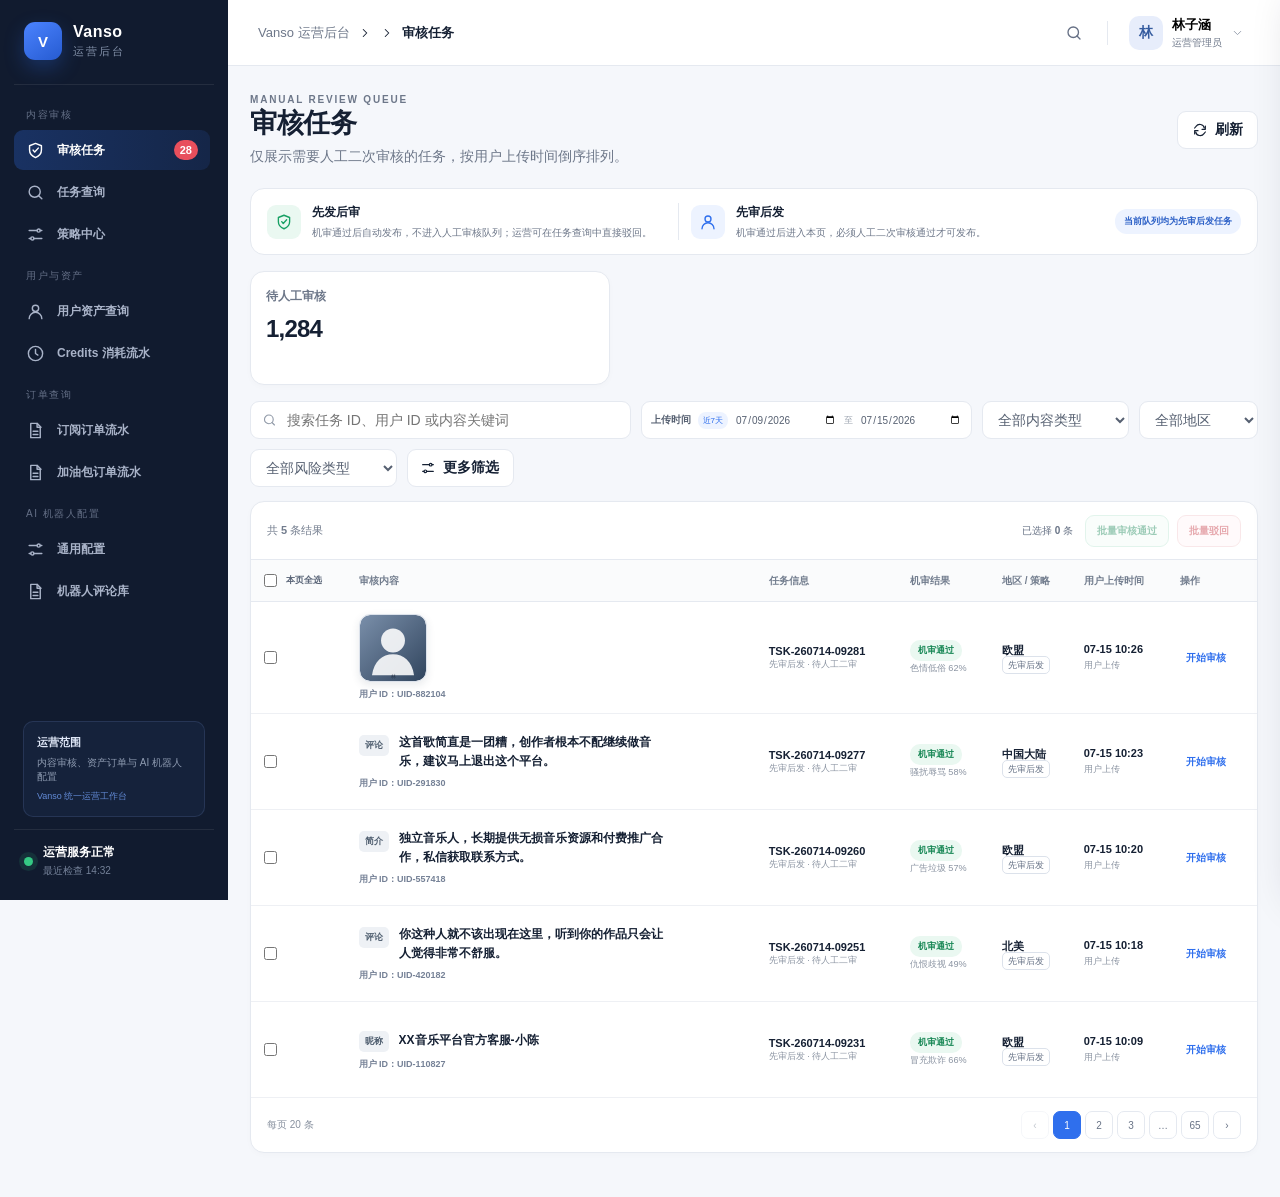
<file: index.html>
<!doctype html>
<html lang="zh-CN">
<head>
  <meta charset="UTF-8" />
  <meta name="viewport" content="width=device-width, initial-scale=1.0" />
  <title>Vanso 运营后台</title>
  <link rel="stylesheet" href="styles.css" />
</head>
<body>
  <svg class="svg-defs" aria-hidden="true">
    <symbol id="i-check" viewBox="0 0 24 24"><path d="M9 11.5 11 14l4.5-5"/><path d="M12 3 4.5 6v5.5c0 4.6 3.2 7.8 7.5 9.5 4.3-1.7 7.5-4.9 7.5-9.5V6L12 3Z"/></symbol>
    <symbol id="i-search" viewBox="0 0 24 24"><circle cx="11" cy="11" r="7"/><path d="m20 20-4-4"/></symbol>
    <symbol id="i-sliders" viewBox="0 0 24 24"><path d="M4 7h10M18 7h2M4 17h2M10 17h10"/><circle cx="16" cy="7" r="2"/><circle cx="8" cy="17" r="2"/></symbol>
    <symbol id="i-chevron" viewBox="0 0 24 24"><path d="m9 18 6-6-6-6"/></symbol>
    <symbol id="i-refresh" viewBox="0 0 24 24"><path d="M20 6v5h-5M4 18v-5h5"/><path d="M18.5 9A7 7 0 0 0 6 6.5L4 9M5.5 15A7 7 0 0 0 18 17.5l2-2.5"/></symbol>
    <symbol id="i-alert" viewBox="0 0 24 24"><path d="M12 3 2.5 20h19L12 3Z"/><path d="M12 9v5M12 17.5h.01"/></symbol>
    <symbol id="i-clock" viewBox="0 0 24 24"><circle cx="12" cy="12" r="9"/><path d="M12 7v5l3 2"/></symbol>
    <symbol id="i-user" viewBox="0 0 24 24"><circle cx="12" cy="8" r="4"/><path d="M4 21a8 8 0 0 1 16 0"/></symbol>
    <symbol id="i-file" viewBox="0 0 24 24"><path d="M6 3h8l4 4v14H6z"/><path d="M14 3v5h5M9 13h6M9 17h6"/></symbol>
    <symbol id="i-x" viewBox="0 0 24 24"><path d="m6 6 12 12M18 6 6 18"/></symbol>
  </svg>

  <aside class="sidebar mvp-sidebar">
    <div class="brand"><div class="brand-mark">V</div><div><strong>Vanso</strong><span>运营后台</span></div></div>
    <nav id="mainNav">
      <div class="nav-label">内容审核</div>
      <a href="#reviews" data-page="reviews" class="active"><svg><use href="#i-check"/></svg><span>审核任务</span><em>28</em></a>
      <a href="#tasks" data-page="tasks"><svg><use href="#i-search"/></svg><span>任务查询</span></a>
      <a href="#policies" data-page="policies"><svg><use href="#i-sliders"/></svg><span>策略中心</span></a>
      <div class="nav-label">用户与资产</div>
      <a href="#user-assets" data-page="user-assets"><svg><use href="#i-user"/></svg><span>用户资产查询</span></a>
      <a href="#credit-ledger" data-page="credit-ledger"><svg><use href="#i-clock"/></svg><span>Credits 消耗流水</span></a>
      <div class="nav-label">订单查询</div>
      <a href="#subscription-orders" data-page="subscription-orders"><svg><use href="#i-file"/></svg><span>订阅订单流水</span></a>
      <a href="#pack-orders" data-page="pack-orders"><svg><use href="#i-file"/></svg><span>加油包订单流水</span></a>
      <div class="nav-label">AI 机器人配置</div>
      <a href="#robot-general" data-page="robot-general"><svg><use href="#i-sliders"/></svg><span>通用配置</span></a>
      <a href="#robot-library" data-page="robot-library"><svg><use href="#i-file"/></svg><span>机器人评论库</span></a>
    </nav>
    <div class="mvp-note"><b>运营范围</b><p>内容审核、资产订单与 AI 机器人配置</p><span>Vanso 统一运营工作台</span></div>
    <div class="sidebar-foot"><span class="status-dot"></span><div><b>运营服务正常</b><small>最近检查 14:32</small></div></div>
  </aside>

  <main class="main-shell">
    <header class="topbar">
      <div class="breadcrumb"><span>Vanso 运营后台</span><svg><use href="#i-chevron"/></svg><span id="crumbParent" hidden></span><svg id="crumbParentChevron" hidden><use href="#i-chevron"/></svg><strong id="crumbTitle">审核任务</strong></div>
      <div class="top-actions">
        <button class="icon-btn" id="globalSearch" title="搜索任务"><svg><use href="#i-search"/></svg></button>
        <div class="divider"></div>
        <button class="profile"><span class="avatar">林</span><span><b>林子涵</b><small>运营管理员</small></span><svg><use href="#i-chevron"/></svg></button>
      </div>
    </header>

    <div class="page-wrap">
      <section class="page active" data-view="reviews">
        <div class="page-head compact">
          <div><p class="eyebrow">MANUAL REVIEW QUEUE</p><h1>审核任务</h1><p>仅展示需要人工二次审核的任务，按用户上传时间倒序排列。</p></div>
          <div class="head-actions"><button class="btn ghost"><svg><use href="#i-refresh"/></svg>刷新</button></div>
        </div>

        <div class="strategy-guide">
          <div><span class="strategy-icon auto"><svg><use href="#i-check"/></svg></span><div><b>先发后审</b><p>机审通过后自动发布，不进入人工审核队列；运营可在任务查询中直接驳回。</p></div></div>
          <div><span class="strategy-icon manual"><svg><use href="#i-user"/></svg></span><div><b>先审后发</b><p>机审通过后进入本页，必须人工二次审核通过才可发布。</p></div></div>
          <span class="guide-tip">当前队列均为先审后发任务</span>
        </div>

        <div class="metric-grid mvp-metrics mvp-task-metrics">
          <article class="metric-card"><span>待人工审核</span><strong>1,284</strong></article>
        </div>

        <div class="filter-bar time-filter-bar">
          <label class="search-box"><svg><use href="#i-search"/></svg><input id="reviewSearch" placeholder="搜索任务 ID、用户 ID 或内容关键词" /></label>
          <label class="date-range-filter" title="默认查询近 7 天上传的内容"><span>上传时间</span><em>近7天</em><input type="date" id="reviewStartDate" value="2026-07-09"/><i>至</i><input type="date" id="reviewEndDate" value="2026-07-15"/></label>
          <select id="contentTypeFilter"><option value="all">全部内容类型</option><option value="头像">用户头像</option><option value="昵称">用户昵称</option><option value="简介">用户简介</option><option value="评论">评论与回复</option></select>
          <select><option>全部地区</option><option>中国大陆</option><option>欧盟</option><option>北美</option><option>东南亚</option></select>
          <select><option>全部风险类型</option><option>色情低俗</option><option>骚扰辱骂</option><option>广告垃圾</option></select>
          <button class="btn filter"><svg><use href="#i-sliders"/></svg>更多筛选</button>
        </div>
        <article class="panel table-panel">
          <div class="table-meta review-table-meta"><span>共 <b id="reviewCount">8</b> 条结果</span><div class="batch-actions" id="batchActions"><span>已选择 <b id="selectedCount">0</b> 条</span><button class="btn batch-pass" id="batchPassBtn" disabled>批量审核通过</button><button class="btn batch-reject" id="batchRejectBtn" disabled>批量驳回</button></div></div>
          <div class="table-scroll"><table class="data-table review-data-table"><thead><tr><th><label class="select-page-control" title="勾选当前页面全部任务"><input type="checkbox" id="reviewSelectAll" aria-label="本页全选审核任务"/><span>本页全选</span></label></th><th class="review-content-column">审核内容</th><th>任务信息</th><th>机审结果</th><th>地区 / 策略</th><th>用户上传时间</th><th>操作</th></tr></thead><tbody id="reviewTable"></tbody></table></div>
          <div class="pagination"><span>每页 20 条</span><div><button disabled>‹</button><button class="active">1</button><button>2</button><button>3</button><button>…</button><button>65</button><button>›</button></div></div>
        </article>
      </section>

      <section class="page" data-view="tasks">
        <div class="page-head compact">
          <div><p class="eyebrow">CONTENT REVIEW EXPLORER</p><h1>任务查询</h1><p>展示需要运营追溯的用户上传内容，包括不检查直发、机审、人工审核及用户更改，并支持对已通过内容执行运营驳回。</p></div>
          <button class="btn ghost">导出查询结果</button>
        </div>

        <div class="terminal-rule"><svg><use href="#i-alert"/></svg><div><b>驳回是不可逆终态</b><p>无论采用哪种过审策略，运营均可驳回已通过内容；驳回后内容下架，任务不可再次编辑或改判。</p></div></div>

        <article class="panel search-hero task-search-hero"><h2>查找内容审查记录</h2><p>支持任务 ID、业务对象 ID、用户 ID 和内容关键词</p><div class="hero-search"><svg><use href="#i-search"/></svg><input id="taskSearch" placeholder="例如：TSK-260714-09281 或 UID-882104"/><button class="btn primary" id="taskSearchBtn">查询</button></div></article>

        <div class="filter-bar time-filter-bar">
          <label class="date-range-filter" title="默认查询近 7 天创建的审查记录"><span>记录时间</span><em>近7天</em><input type="date" id="taskStartDate" value="2026-07-09"/><i>至</i><input type="date" id="taskEndDate" value="2026-07-15"/></label>
          <select id="taskStatusFilter"><option value="all">全部任务状态</option><option value="待人工审核">待人工审核</option><option value="已通过">已通过</option><option value="机审驳回">机审驳回</option><option value="已驳回">已驳回</option><option value="用户更改">用户更改</option></select>
          <select id="taskModeFilter"><option value="all">全部过审策略</option><option value="不检查">不检查</option><option value="先发后审">先发后审</option><option value="先审后发">先审后发</option></select>
          <select id="taskContentTypeFilter"><option value="all">全部内容类型</option><option value="头像">用户头像</option><option value="昵称">用户昵称</option><option value="简介">用户简介</option><option value="评论">评论与回复</option></select>
          <select><option>全部地区</option><option>中国大陆</option><option>欧盟</option><option>北美</option></select>
          <div class="spacer"></div><span class="result-count">共 <b id="taskCount">8</b> 条</span>
        </div>

        <article class="panel table-panel"><div class="table-scroll"><table class="data-table"><thead><tr><th>任务 / 内容</th><th>用户</th><th>内容类型</th><th>记录时间</th><th>过审策略</th><th>审核链路</th><th>审核人员 / 管理账号</th><th>当前状态</th><th>发布时间</th><th>操作</th></tr></thead><tbody id="taskTable"></tbody></table></div><div class="pagination"><span>每页 20 条</span><div><button disabled>‹</button><button class="active">1</button><button>2</button><button>3</button><button>›</button></div></div></article>
      </section>

      <section class="page" data-view="policies">
        <div class="page-head compact"><div><p class="eyebrow">POLICY CENTER</p><h1>策略中心</h1><p>按国家配置过审策略，以及头像、昵称、简介和评论的审核范围。</p></div><button class="btn primary" id="newPolicy">新建策略</button></div>

        <div class="policy-definition-grid">
          <article class="definition-card auto-card"><div><span>策略 A</span><h2>先发后审</h2></div><strong>机审通过 → 自动发布</strong><p>机审通过后无需人工审核即可发布。运营复审通过后仍可再次驳回；驳回后不可编辑。</p></article>
          <article class="definition-card manual-card"><div><span>策略 B</span><h2>先审后发</h2></div><strong>机审通过 → 人工二审 → 发布</strong><p>机审通过后生成审核任务，人工审核通过后才发布。发布后仍可运营驳回；驳回后不可编辑。</p></article>
        </div>

        <div class="global-default-banner no-check-banner"><i class="soft amber"><svg><use href="#i-alert"/></svg></i><div><span>国家审核默认规则</span><b>未配置审核范围 · 不检查</b><p>用户上传内容不调用机审，写入业务库后立即公开并进入任务查询；运营可复审或直接驳回。平台默认资料等免审内容不进入任务查询。</p></div><div class="default-stats"><span><b id="configuredRegionCount">3</b>已配置国家</span><span><b>范围</b>不可重复</span></div></div>

        <div class="filter-bar"><label class="search-box"><svg><use href="#i-search"/></svg><input id="policySearch" placeholder="搜索策略名称或地区"/></label><select><option>全部状态</option><option>已生效</option></select><select><option>全部过审策略</option><option>先发后审</option><option>先审后发</option></select><div class="spacer"></div></div>
        <article class="panel table-panel"><div class="table-scroll"><table class="data-table"><thead><tr><th>策略名称</th><th>适用国家</th><th>过审策略</th><th>审核范围</th><th>机审通过后</th><th>状态</th><th>生效时间</th><th>操作</th></tr></thead><tbody id="policyTable"></tbody></table></div></article>
      </section>

      <section class="page" data-view="user-assets">
        <div class="page-head compact">
          <div><p class="eyebrow">USER ASSETS</p><h1>用户资产查询</h1><p>查询用户 Credit 余额和当前会员权益，并发起独立审批申请。</p></div>
          <span class="scope-chip">页面只读查询</span>
        </div>
        <div class="filter-bar ops-filter-bar">
          <label class="search-box"><svg><use href="#i-search"/></svg><input data-table-search placeholder="用户 ID、昵称" /></label>
          <select><option>全部国家</option><option>中国</option><option>日本</option><option>英国</option><option>加拿大</option></select>
          <select><option>全部会员套餐</option><option>未开通</option><option>Basic 月会员</option><option>Pro 月会员</option><option>Max 月会员</option></select>
          <select><option>全部会员状态</option><option>有效</option><option>即将到期</option><option>未开通</option></select>
          <div class="spacer"></div><button class="btn ghost" data-prototype-reset>重置</button><button class="btn primary" data-prototype-query>查询</button>
        </div>
        <article class="panel table-panel ops-panel">
          <div class="table-meta"><span>共 <b>186,420</b> 位用户 · 数据更新时间 2026-07-26 10:18</span><span>资产或会员调整均需飞书审批</span></div>
          <div class="table-scroll">
            <table class="data-table ops-data-table">
              <thead><tr><th>ID</th><th>头像</th><th>昵称</th><th>国家</th><th>账户余额</th><th>当前会员套餐</th><th>会员到期时间</th><th>操作</th></tr></thead>
              <tbody>
                <tr><td class="ledger-id">U-881204</td><td><img class="user-avatar" src="assets/avatar-1.png" alt="林雨晨头像"></td><td class="user-name-cell"><b>林雨晨</b><small>活跃用户</small></td><td>中国</td><td class="credit-amount">1,280 Credit</td><td><span class="badge membership-pro">Pro 月会员</span></td><td>2026-08-24 14:26</td><td><div class="row-actions"><button class="btn row-btn" data-route="credit-adjust">Credit 调整</button><button class="btn row-btn primary" data-route="membership">会员管理</button></div></td></tr>
                <tr><td class="ledger-id">U-430152</td><td><img class="user-avatar" src="assets/avatar-2.png" alt="山田拓海头像"></td><td class="user-name-cell"><b>山田拓海</b><small>活跃用户</small></td><td>日本</td><td class="credit-amount">620 Credit</td><td><span class="badge info">Basic 月会员</span></td><td>2026-08-02 13:58</td><td><div class="row-actions"><button class="btn row-btn" data-route="credit-adjust">Credit 调整</button><button class="btn row-btn primary" data-route="membership">会员管理</button></div></td></tr>
                <tr><td class="ledger-id">U-201944</td><td><img class="user-avatar" src="assets/avatar-3.png" alt="Emily Chen 头像"></td><td class="user-name-cell"><b>Emily Chen</b><small>近 7 日活跃</small></td><td>英国</td><td class="credit-amount">84 Credit</td><td><span class="badge neutral">未开通</span></td><td>—</td><td><div class="row-actions"><button class="btn row-btn" data-route="credit-adjust">Credit 调整</button><button class="btn row-btn primary" data-route="membership">会员管理</button></div></td></tr>
                <tr><td class="ledger-id">U-719034</td><td><img class="user-avatar" src="assets/avatar-4.png" alt="Lucas Martin 头像"></td><td class="user-name-cell"><b>Lucas Martin</b><small>活跃用户</small></td><td>加拿大</td><td class="credit-amount">300 Credit</td><td><span class="badge info">Basic 月会员</span></td><td>2026-08-24 09:43</td><td><div class="row-actions"><button class="btn row-btn" data-route="credit-adjust">Credit 调整</button><button class="btn row-btn primary" data-route="membership">会员管理</button></div></td></tr>
                <tr><td class="ledger-id">U-668291</td><td><img class="user-avatar" src="assets/avatar-5.png" alt="周芷晴头像"></td><td class="user-name-cell"><b>周芷晴</b><small>即将到期</small></td><td>中国香港</td><td class="credit-amount">50 Credit</td><td><span class="badge membership-pro">Pro 月会员</span></td><td><span class="badge warning">2026-07-28 23:06</span></td><td><div class="row-actions"><button class="btn row-btn" data-route="credit-adjust">Credit 调整</button><button class="btn row-btn primary" data-route="membership">会员管理</button></div></td></tr>
                <tr><td class="ledger-id">U-775194</td><td><img class="user-avatar" src="assets/avatar-6.png" alt="김민준 头像"></td><td class="user-name-cell"><b>김민준</b><small>活跃用户</small></td><td>韩国</td><td class="credit-amount">2,040 Credit</td><td><span class="badge success">Max 月会员</span></td><td>2026-09-16 11:08</td><td><div class="row-actions"><button class="btn row-btn" data-route="credit-adjust">Credit 调整</button><button class="btn row-btn primary" data-route="membership">会员管理</button></div></td></tr>
              </tbody>
            </table>
          </div>
          <div class="pagination"><span>每页 20 条 · 第 1 / 9,321 页</span><div><button disabled>‹</button><button class="active">1</button><button>2</button><button>3</button><button>…</button><button>9321</button><button>›</button></div></div>
        </article>
      </section>

      <section class="page" data-view="credit-adjust">
        <div class="page-head compact">
          <div><p class="eyebrow">CREDIT ADJUSTMENT</p><h1>Credit 增减管理</h1><p>为指定用户增加或减少 Credit，飞书流程审核通过后生效。</p></div>
          <button class="btn ghost" data-route="user-assets">返回用户资产</button>
        </div>
        <div class="approval-banner"><svg><use href="#i-check"/></svg><div><b>所有 Credit 增减均需审批</b><p>增加 Credit 时必须设置有效期；审核成功后不可撤回。</p></div><span>飞书流程审核通过即可</span></div>
        <article class="panel ops-form-card">
            <div class="ops-card-head"><div><b>新建 Credit 调整申请</b><span>申请提交后在下方记录中跟踪</span></div></div>
            <div class="ops-card-body">
              <div class="selected-user"><img src="assets/avatar-1.png" alt="林雨晨头像"><div><b>林雨晨</b><span>U-881204 · 中国 · Pro 月会员</span></div><div class="selected-user-kpi"><small>当前余额</small><strong>1,280</strong></div></div>
              <div class="ops-field-grid">
                <label><span>调整类型</span><select><option>增加 Credit</option><option>减少 Credit</option></select></label>
                <label><span>Credit 数量</span><input value="500"></label>
                <label><span>Credit 有效期</span><input value="2026-08-25 23:59"><small class="field-tip warning-text">增加 Credit 时必填</small></label>
                <label><span>申请原因</span><select><option>订阅异常补偿</option><option>客服补偿</option><option>异常资产回收</option></select></label>
                <label class="full"><span>备注</span><textarea>用户升级后 Credit 发放异常，经客服核对需补发 500 Credit。</textarea></label>
              </div>
              <div class="form-footer"><button class="btn" data-route="user-assets">取消</button><button class="btn primary" data-prototype-submit>提交飞书审核</button></div>
            </div>
        </article>
        <article class="panel table-panel ops-history">
          <div class="ops-history-toolbar">
            <div class="ops-history-title"><b>该用户 Credit 调整申请记录</b><span>审核中的申请可逐条撤回</span></div>
            <label class="date-range-filter"><span>申请时间</span><em>近90天</em><input value="2026-05-01" type="date"><i>至</i><input value="2026-07-31" type="date"></label>
            <select data-application-status-filter><option>全部审核状态</option><option>审核中</option><option>审核成功</option><option>审核驳回</option><option>已撤回</option></select>
            <div class="spacer"></div><button class="btn ghost" data-prototype-reset>重置</button><button class="btn primary" data-prototype-query>查询</button>
          </div>
          <div class="table-scroll"><table class="data-table application-table"><thead><tr><th>申请单号</th><th>类型</th><th>数量</th><th>Credit 有效期</th><th>申请原因</th><th>发起人</th><th>审核状态</th><th>申请时间</th><th>操作</th></tr></thead><tbody>
            <tr><td class="ledger-id">CA-260726-00128</td><td>增加</td><td class="credit-amount">+500</td><td>2026-08-25</td><td>订阅异常补偿</td><td>林子涵</td><td data-application-status><span class="badge warning">审核中</span></td><td>07-26 10:05</td><td><button class="row-operation danger-text" data-withdraw-application>撤回</button></td></tr>
            <tr><td class="ledger-id">CA-260724-00124</td><td>减少</td><td class="credit-amount">-80</td><td>—</td><td>异常资产回收</td><td>周可</td><td data-application-status><span class="badge warning">审核中</span></td><td>07-24 16:32</td><td><button class="row-operation danger-text" data-withdraw-application>撤回</button></td></tr>
            <tr><td class="ledger-id">CA-260712-00096</td><td>减少</td><td class="credit-amount">-100</td><td>—</td><td>异常资产回收</td><td>陈思远</td><td data-application-status><span class="badge success">审核成功</span></td><td>07-12 15:42</td><td class="empty-operation">—</td></tr>
            <tr><td class="ledger-id">CA-260703-00071</td><td>增加</td><td class="credit-amount">+300</td><td>2026-08-02</td><td>客服补偿</td><td>林子涵</td><td data-application-status><span class="badge danger">审核驳回</span></td><td>07-03 11:20</td><td class="empty-operation">—</td></tr>
          </tbody></table></div>
        </article>
      </section>

      <section class="page" data-view="membership">
        <div class="page-head compact">
          <div><p class="eyebrow">MEMBERSHIP ENTITLEMENT</p><h1>会员权益管理</h1><p>新增、升级、降级或补发会员权益，并可在同一申请中手动附加 Credit。</p></div>
          <button class="btn ghost" data-route="user-assets">返回用户资产</button>
        </div>
        <div class="approval-banner membership-banner"><svg><use href="#i-alert"/></svg><div><b>会员操作不会自动补发 Credit</b><p>需要补发时，必须手动填写附加 Credit 及其有效期。</p></div><span>飞书流程审核通过后生效</span></div>
        <article class="panel ops-form-card membership-form-card">
            <div class="ops-card-head"><div><b>新建会员权益申请</b><span>申请提交后在下方记录中跟踪</span></div></div>
            <div class="ops-card-body">
              <div class="selected-user"><img src="assets/avatar-1.png" alt="林雨晨头像"><div><b>林雨晨</b><span>U-881204 · 当前 Pro 月会员 · 2026-08-24 到期</span></div><div class="selected-user-kpi"><small>当前 Credit</small><strong>1,280</strong></div></div>
              <div class="ops-field-grid three">
                <label class="full"><span>操作类型</span><div class="segment-control" data-segment-group><button>新增</button><button class="active">升级</button><button>降级</button><button>补发</button></div></label>
                <label><span>目标会员套餐</span><select><option>Max 月会员</option><option>Pro 月会员</option><option>Basic 月会员</option></select></label>
                <label><span>生效时间</span><select><option>审核通过后立即生效</option><option>当前周期结束后生效</option></select></label>
                <label><span>会员到期时间</span><input value="2026-09-24 23:59"></label>
                <label><span>本次附加 Credit</span><input value="300"><small class="field-tip">可选填，默认 0</small></label>
                <label><span>Credit 有效期</span><input value="2026-08-25 23:59"><small class="field-tip warning-text">附加 Credit 大于 0 时必填</small></label>
                <label><span>申请原因</span><select><option>会员升级补偿</option><option>会员权益补发</option><option>客服补偿</option></select></label>
                <label class="full"><span>备注</span><textarea>升级 Max 会员 1 个月，并手动附加 300 Credit。</textarea></label>
              </div>
              <div class="form-footer"><button class="btn" data-route="user-assets">取消</button><button class="btn primary" data-prototype-submit>提交飞书审核</button></div>
            </div>
        </article>
        <article class="panel table-panel ops-history">
          <div class="ops-history-toolbar">
            <div class="ops-history-title"><b>该用户会员权益申请记录</b><span>审核中的申请可逐条撤回</span></div>
            <label class="date-range-filter"><span>申请时间</span><em>近90天</em><input value="2026-05-01" type="date"><i>至</i><input value="2026-07-31" type="date"></label>
            <select data-application-status-filter><option>全部审核状态</option><option>审核中</option><option>审核成功</option><option>审核驳回</option><option>已撤回</option></select>
            <div class="spacer"></div><button class="btn ghost" data-prototype-reset>重置</button><button class="btn primary" data-prototype-query>查询</button>
          </div>
          <div class="table-scroll"><table class="data-table application-table"><thead><tr><th>申请单号</th><th>操作</th><th>目标套餐</th><th>会员 / Credit 有效期</th><th>附加 Credit</th><th>发起人</th><th>审核状态</th><th>申请时间</th><th>操作</th></tr></thead><tbody>
            <tr><td class="ledger-id">ME-260726-00042</td><td>升级</td><td>Max 月会员</td><td class="user-name-cell"><b>会员 2026-09-24</b><small>Credit 2026-08-25</small></td><td>300</td><td>林子涵</td><td data-application-status><span class="badge warning">审核中</span></td><td>07-26 10:12</td><td><button class="row-operation danger-text" data-withdraw-application>撤回</button></td></tr>
            <tr><td class="ledger-id">ME-260722-00039</td><td>降级</td><td>Basic 月会员</td><td class="user-name-cell"><b>会员 2026-08-24</b><small>Credit —</small></td><td>0</td><td>周可</td><td data-application-status><span class="badge warning">审核中</span></td><td>07-22 14:26</td><td><button class="row-operation danger-text" data-withdraw-application>撤回</button></td></tr>
            <tr><td class="ledger-id">ME-260601-00018</td><td>补发</td><td>Pro 月会员</td><td class="user-name-cell"><b>会员 2026-08-24</b><small>Credit —</small></td><td>0</td><td>陈思远</td><td data-application-status><span class="badge success">审核成功</span></td><td>06-01 09:40</td><td class="empty-operation">—</td></tr>
          </tbody></table></div>
        </article>
      </section>

      <section class="page" data-view="credit-ledger">
        <div class="page-head compact">
          <div><p class="eyebrow">CREDIT USAGE LEDGER</p><h1>Credits 消耗与过期流水</h1><p>查询每笔 Credit 消耗或到期失效记录，核对余额变化和过期状态。</p></div>
          <span class="scope-chip">页面只读</span>
        </div>
        <div class="ledger-rule"><svg><use href="#i-clock"/></svg><div><b>Credit 按到期时间优先消耗</b><p>流水展示本次资产变动及优先扣减 Credit 的到期时间。</p></div></div>
        <div class="filter-bar ops-filter-bar">
          <label class="search-box"><svg><use href="#i-search"/></svg><input data-table-search placeholder="用户 ID、昵称、业务单号" /></label>
          <label class="date-range-filter"><span>发生时间</span><em>近31天</em><input value="2026-06-26" type="date"><i>至</i><input value="2026-07-26" type="date"></label>
          <select><option>全部变动类型</option><option>消费</option><option>到期失效</option></select>
          <select><option>全部消费场景</option><option>AI 歌曲生成</option><option>AI 编曲</option><option>人声分离</option></select>
          <select><option>全部过期状态</option><option>未过期</option><option>已到期</option></select>
          <div class="spacer"></div><button class="btn ghost" data-prototype-reset>重置</button><button class="btn primary" data-prototype-query>查询</button>
        </div>
        <article class="panel table-panel ops-panel">
          <div class="table-meta"><span>共 <b>426,819</b> 条流水 · 数据更新时间 2026-07-26 10:18</span><span>无 Credit 批次汇总</span></div>
          <div class="table-scroll"><table class="data-table ops-data-table"><thead><tr><th>流水 ID</th><th>用户</th><th>变动类型</th><th>消费场景 / 业务单号</th><th>变动 Credit</th><th>变动前 / 后</th><th>优先扣减 Credit 到期时间</th><th>过期状态</th><th>发生时间</th></tr></thead><tbody>
            <tr><td class="ledger-id">CL-260726-88201</td><td class="user-name-cell"><b>U-881204</b><small>林雨晨</small></td><td><span class="badge info">消费</span></td><td class="user-name-cell"><b>AI 歌曲生成</b><small>GEN-260726-19082</small></td><td class="credit-amount">-20</td><td>1,300 → 1,280</td><td>2026-08-02 13:58</td><td><span class="badge success">未过期</span></td><td>07-26 10:16:42</td></tr>
            <tr><td class="ledger-id">CL-260726-88177</td><td class="user-name-cell"><b>U-430152</b><small>山田拓海</small></td><td><span class="badge info">消费</span></td><td class="user-name-cell"><b>AI 编曲</b><small>ARR-260726-08214</small></td><td class="credit-amount">-30</td><td>650 → 620</td><td>2026-07-29 08:00</td><td><span class="badge success">未过期</span></td><td>07-26 10:02:19</td></tr>
            <tr><td class="ledger-id">CL-260726-88036</td><td class="user-name-cell"><b>U-201944</b><small>Emily Chen</small></td><td><span class="badge danger">到期失效</span></td><td class="user-name-cell"><b>系统到期任务</b><small>EXP-260726-04109</small></td><td class="credit-amount">-16</td><td>100 → 84</td><td>2026-07-26 09:00</td><td><span class="badge danger">已到期</span></td><td>07-26 09:00:03</td></tr>
            <tr><td class="ledger-id">CL-260725-87842</td><td class="user-name-cell"><b>U-719034</b><small>Lucas Martin</small></td><td><span class="badge info">消费</span></td><td class="user-name-cell"><b>人声分离</b><small>VOC-260725-77182</small></td><td class="credit-amount">-10</td><td>310 → 300</td><td>2026-08-12 23:59</td><td><span class="badge success">未过期</span></td><td>07-25 22:18:30</td></tr>
            <tr><td class="ledger-id">CL-260725-87503</td><td class="user-name-cell"><b>U-668291</b><small>周芷晴</small></td><td><span class="badge danger">到期失效</span></td><td class="user-name-cell"><b>系统到期任务</b><small>EXP-260725-03881</small></td><td class="credit-amount">-80</td><td>130 → 50</td><td>2026-07-25 18:00</td><td><span class="badge danger">已到期</span></td><td>07-25 18:00:08</td></tr>
          </tbody></table></div>
          <div class="pagination"><span>每页 20 条 · 第 1 / 21,341 页</span><div><button disabled>‹</button><button class="active">1</button><button>2</button><button>3</button><button>…</button><button>21341</button><button>›</button></div></div>
        </article>
      </section>

      <section class="page" data-view="subscription-orders">
        <div class="page-head compact">
          <div><p class="eyebrow">SUBSCRIPTION ORDERS</p><h1>订阅订单流水</h1><p>查询订阅订单、支付结果、订阅状态和 Credit 处理结果。</p></div>
          <span class="scope-chip">简单订单流水</span>
        </div>
        <div class="filter-bar ops-filter-bar">
          <label class="search-box"><svg><use href="#i-search"/></svg><input data-table-search placeholder="用户 ID、平台订单号、商店订单号" /></label>
          <label class="date-range-filter"><span>购买时间</span><em>近31天</em><input value="2026-06-24" type="date"><i>至</i><input value="2026-07-24" type="date"></label>
          <select><option>全部渠道</option><option>Apple</option><option>Google</option></select>
          <select><option>全部交易类型</option><option>首购</option><option>续费</option><option>升级</option><option>降级预约</option><option>退款</option></select>
          <select><option>全部状态</option><option>支付成功</option><option>处理中</option><option>无需支付</option></select>
          <div class="spacer"></div><button class="btn ghost" data-prototype-reset>重置</button><button class="btn primary" data-prototype-query>查询</button>
        </div>
        <article class="panel table-panel ops-panel">
          <div class="table-meta"><span>共 <b>8,426</b> 条结果 · 数据更新时间 2026-07-24 14:32</span><span>订单号仅展示，不支持点击详情</span></div>
          <div class="table-scroll"><table class="data-table ops-data-table"><thead><tr><th>平台订单 / 商店订单</th><th>用户</th><th>渠道</th><th>交易类型 / 套餐</th><th>支付金额</th><th>订阅周期</th><th>Credit 结果</th><th>支付状态</th><th>业务状态</th></tr></thead><tbody>
            <tr><td class="order-cell"><b>SUB-260724-09382</b><small>商店 MTL4X8•••921</small><small>07-24 14:26:08</small></td><td class="user-name-cell"><b>U-881204</b><small>美国</small></td><td><span class="badge info">Apple</span></td><td class="user-name-cell"><span class="badge membership-pro">升级</span><small>Basic → Pro</small></td><td class="money-cell">$19.99 USD</td><td class="user-name-cell"><b>07-24 ～ 08-24</b><small>续费 08-24</small></td><td class="user-name-cell"><b class="credit-plus">+203</b><small>应发 300 / 抵扣 97</small></td><td><span class="badge success">支付成功</span></td><td><span class="badge success">已生效</span></td></tr>
            <tr><td class="order-cell"><b>SUB-260724-09211</b><small>商店 GPA.3382-•••-44218</small><small>07-24 13:58:42</small></td><td class="user-name-cell"><b>U-430152</b><small>日本</small></td><td><span class="badge success">Google</span></td><td class="user-name-cell"><span class="badge info">续费</span><small>Pro 月订阅</small></td><td class="money-cell">¥2,980 JPY</td><td class="user-name-cell"><b>07-24 ～ 08-24</b><small>续费 08-24</small></td><td class="user-name-cell"><b class="credit-plus">+300</b><small>完整周期发放</small></td><td><span class="badge success">支付成功</span></td><td><span class="badge success">已生效</span></td></tr>
            <tr><td class="order-cell"><b>SUB-260724-08872</b><small>商店 MTL8P3•••407</small><small>07-24 12:16:10</small></td><td class="user-name-cell"><b>U-201944</b><small>英国</small></td><td><span class="badge info">Apple</span></td><td class="user-name-cell"><span class="badge neutral">降级预约</span><small>Pro → Basic</small></td><td class="money-cell">£0.00 GBP</td><td class="user-name-cell"><b>07-02 ～ 08-02</b><small>08-02 降级</small></td><td class="user-name-cell"><b>0</b><small>本周期不变</small></td><td><span class="badge neutral">无需支付</span></td><td><span class="badge info">预约成功</span></td></tr>
            <tr><td class="order-cell"><b>SUB-260724-07125</b><small>商店 GPA.7741-•••-19006</small><small>07-24 09:43:29</small></td><td class="user-name-cell"><b>U-719034</b><small>加拿大</small></td><td><span class="badge success">Google</span></td><td class="user-name-cell"><span class="badge info">首购</span><small>Basic 月订阅</small></td><td class="money-cell">CA$9.99</td><td class="user-name-cell"><b>07-24 ～ 08-24</b><small>续费 08-24</small></td><td class="user-name-cell"><b class="credit-plus">+100</b><small>发放处理中</small></td><td><span class="badge warning">处理中</span></td><td><span class="badge warning">处理中</span></td></tr>
            <tr><td class="order-cell"><b>SUB-260723-19842</b><small>商店 MTL2A6•••833</small><small>07-23 23:06:51</small></td><td class="user-name-cell"><b>U-668291</b><small>美国</small></td><td><span class="badge info">Apple</span></td><td class="user-name-cell"><span class="badge danger">退款</span><small>Pro 月订阅</small></td><td class="money-cell">$0.00 USD</td><td class="user-name-cell"><b>07-12 ～ 08-12</b><small>已撤销</small></td><td class="user-name-cell"><b>-184</b><small>退款已处理</small></td><td><span class="badge danger">已退款</span></td><td><span class="badge danger">已撤销</span></td></tr>
          </tbody></table></div>
          <div class="pagination"><span>每页 20 条 · 第 1 / 422 页</span><div><button disabled>‹</button><button class="active">1</button><button>2</button><button>3</button><button>…</button><button>422</button><button>›</button></div></div>
        </article>
      </section>

      <section class="page" data-view="pack-orders">
        <div class="page-head compact">
          <div><p class="eyebrow">CREDIT PACK ORDERS</p><h1>加油包订单流水</h1><p>查询加油包订单、购买资格、Credit 数量、到账与到期时间。</p></div>
          <span class="scope-chip">消耗类商品</span>
        </div>
        <div class="ledger-rule pack-rule"><svg><use href="#i-clock"/></svg><div><b>仅会员期间可购买，每笔 30 天有效</b><p>加油包使用与会员到期时间无关，Credit 按到期时间优先扣减。</p></div></div>
        <div class="filter-bar ops-filter-bar">
          <label class="search-box"><svg><use href="#i-search"/></svg><input data-table-search placeholder="用户 ID、平台订单号、商店订单号" /></label>
          <label class="date-range-filter"><span>购买时间</span><em>近31天</em><input value="2026-06-24" type="date"><i>至</i><input value="2026-07-24" type="date"></label>
          <select><option>全部渠道</option><option>Apple</option><option>Google</option></select>
          <select><option>全部 SKU</option><option>S</option><option>L</option><option>XL</option></select>
          <select><option>全部发放状态</option><option>发放成功</option><option>处理中</option></select>
          <div class="spacer"></div><button class="btn ghost" data-prototype-reset>重置</button><button class="btn primary" data-prototype-query>查询</button>
        </div>
        <article class="panel table-panel ops-panel">
          <div class="table-meta"><span>共 <b>3,826</b> 条结果 · 每笔购买对应一个独立 Credit 批次</span><span>订单号仅展示，不支持点击详情</span></div>
          <div class="table-scroll"><table class="data-table ops-data-table"><thead><tr><th>平台订单 / 商店订单</th><th>用户</th><th>渠道</th><th>SKU</th><th>购买资格</th><th>支付金额</th><th>Credit 批次</th><th>到账 / 到期</th><th>发放状态</th></tr></thead><tbody>
            <tr><td class="order-cell"><b>PKG-260724-03826</b><small>商店 MTL9Q2•••518</small><small>07-24 14:26:08</small></td><td class="user-name-cell"><b>U-881204</b><small>美国</small></td><td><span class="badge info">Apple</span></td><td class="sku-cell">L</td><td class="user-name-cell"><span class="badge success">会员有效</span><small>Pro · 至 08-24</small></td><td class="money-cell">$9.99 USD</td><td class="credit-amount">300</td><td class="user-name-cell"><b>07-24 14:26</b><small>08-23 14:26 到期</small></td><td><span class="badge success">发放成功</span></td></tr>
            <tr><td class="order-cell"><b>PKG-260724-03825</b><small>商店 GPA.9924-•••-22173</small><small>07-24 14:19:31</small></td><td class="user-name-cell"><b>U-430152</b><small>日本</small></td><td><span class="badge success">Google</span></td><td class="sku-cell">S</td><td class="user-name-cell"><span class="badge success">会员有效</span><small>Basic · 至 08-02</small></td><td class="money-cell">¥680 JPY</td><td class="credit-amount">100</td><td class="user-name-cell"><b>07-24 14:20</b><small>08-23 14:20 到期</small></td><td><span class="badge success">发放成功</span></td></tr>
            <tr><td class="order-cell"><b>PKG-260724-03791</b><small>商店 MTL4X8•••921</small><small>07-24 11:08:14</small></td><td class="user-name-cell"><b>U-775194</b><small>英国</small></td><td><span class="badge info">Apple</span></td><td class="sku-cell">XL</td><td class="user-name-cell"><span class="badge success">会员有效</span><small>Pro · 至 07-30</small></td><td class="money-cell">£12.99 GBP</td><td class="credit-amount">500</td><td class="user-name-cell"><b>07-24 11:09</b><small>08-23 11:09 到期</small></td><td><span class="badge success">发放成功</span></td></tr>
            <tr><td class="order-cell"><b>PKG-260724-03684</b><small>商店 GPA.1183-•••-02845</small><small>07-24 08:42:52</small></td><td class="user-name-cell"><b>U-201944</b><small>加拿大</small></td><td><span class="badge success">Google</span></td><td class="sku-cell">L</td><td class="user-name-cell"><span class="badge danger">资格异常</span><small>会话已过期</small></td><td class="money-cell">CA$12.99</td><td class="credit-amount">—</td><td class="user-name-cell"><b>—</b><small>尚未发放</small></td><td><span class="badge warning">处理中</span></td></tr>
            <tr><td class="order-cell"><b>PKG-260723-03576</b><small>商店 MTL7B1•••264</small><small>07-23 21:51:06</small></td><td class="user-name-cell"><b>U-668291</b><small>美国</small></td><td><span class="badge info">Apple</span></td><td class="sku-cell">S</td><td class="user-name-cell"><span class="badge success">会员有效</span><small>Basic · 至 07-26</small></td><td class="money-cell">$3.99 USD</td><td class="credit-amount">100</td><td class="user-name-cell"><b>07-23 21:52</b><small>08-22 21:52 到期</small></td><td><span class="badge success">发放成功</span></td></tr>
          </tbody></table></div>
          <div class="pagination"><span>每页 20 条 · 第 1 / 192 页</span><div><button disabled>‹</button><button class="active">1</button><button>2</button><button>3</button><button>…</button><button>192</button><button>›</button></div></div>
        </article>
      </section>

      <section class="page robot-config-page" data-view="robot-general">
        <iframe class="robot-config-frame" src="robot-config.html?embed=1#general-config" title="AI 机器人通用配置"></iframe>
      </section>

      <section class="page robot-config-page" data-view="robot-library">
        <iframe class="robot-config-frame" src="robot-config.html?embed=1#comment-library" title="机器人评论库"></iframe>
      </section>
    </div>
  </main>

  <div class="drawer-backdrop" id="drawerBackdrop"></div>
  <aside class="review-drawer" id="reviewDrawer" aria-hidden="true">
    <div class="drawer-head"><div><span class="badge warning">待人工二审</span><h2 id="drawerTitle">审核任务</h2><p id="drawerMeta">先审后发 · 机审已通过</p></div><button class="icon-btn" data-close-drawer><svg><use href="#i-x"/></svg></button></div>
    <div class="drawer-body" id="drawerBody"></div>
    <div class="drawer-actions"><button class="btn ghost" data-close-drawer>暂不处理</button><div><button class="btn danger" id="rejectTask">驳回并下架</button><button class="btn success-btn" id="passTask">人工审核通过</button></div></div>
  </aside>

  <div class="modal-backdrop" id="modalBackdrop"></div>
  <div class="modal" id="policyModal" aria-hidden="true">
    <div class="modal-head"><div><h2>新建地区策略</h2><p>选择过审策略和本期支持的内容审核范围。</p></div><button class="icon-btn" data-close-modal><svg><use href="#i-x"/></svg></button></div>
    <div class="modal-body">
      <div class="form-grid">
        <label class="full"><span>策略名称</span><input id="policyNameInput" placeholder="例如：欧盟用户资料先审策略"/></label>
        <label class="full"><span>适用国家（单选）</span><select id="policyCountrySelect"><option value="">请选择国家</option><option value="中国">中国</option><option value="美国">美国</option><option value="德国">德国</option><option value="日本">日本</option><option value="韩国">韩国</option><option value="新加坡">新加坡</option></select></label>
        <label class="full"><span>过审策略</span><select id="publishModeSelect"><option value="post">先发后审｜机审通过自动发布</option><option value="pre">先审后发｜人工二审通过后发布</option></select></label>
        <label class="full"><span>审核范围</span><div class="check-group policy-scope-group"><label><input type="checkbox" name="policyScope" value="头像" checked/>用户头像<small></small></label><label><input type="checkbox" name="policyScope" value="昵称" checked/>用户昵称<small></small></label><label><input type="checkbox" name="policyScope" value="简介" checked/>用户简介<small></small></label><label><input type="checkbox" name="policyScope" value="评论、回复" checked/>评论与回复<small></small></label></div></label>
      </div>
      <div class="form-notice" id="modeHelp"><svg><use href="#i-alert"/></svg><span>先发后审：机审通过后自动发布，无需人工审核；发布后仍可由运营驳回。</span></div>
      <div class="policy-effective-note">保存后策略立即生效。所选国家中，已被其他策略配置的审核范围会置灰且保持勾选，无法重复配置；未配置范围按“不检查”处理，内容直接公开、进入任务查询并支持运营驳回。</div>
    </div>
    <div class="modal-actions"><button class="btn ghost" data-close-modal>取消</button><button class="btn primary" id="savePolicy">保存并立即生效</button></div>
  </div>

  <div class="confirm-dialog" id="rejectConfirm" aria-hidden="true">
    <div class="confirm-icon"><svg><use href="#i-alert"/></svg></div><h2>确认驳回该内容？</h2><p>驳回后内容将立即下架，任务进入不可编辑终态，无法再次修改审核结论。</p><label><span>驳回原因</span><select id="rejectReason"><option value="">请选择原因</option><option>色情低俗</option><option>骚扰辱骂</option><option>广告垃圾</option><option>其他违规</option></select></label><div><button class="btn ghost" data-close-confirm>取消</button><button class="btn danger" id="confirmReject">确认驳回</button></div>
  </div>

  <div class="command-palette" id="commandPalette"><div class="command-box"><svg><use href="#i-search"/></svg><input autofocus placeholder="搜索功能或用户…"/><kbd>ESC</kbd></div><div class="command-results"><span>Vanso 运营后台快速跳转</span><button data-route="reviews"><svg><use href="#i-check"/></svg>审核任务<small>1,284 条待处理</small></button><button data-route="tasks"><svg><use href="#i-search"/></svg>任务查询<small>查询与运营驳回</small></button><button data-route="policies"><svg><use href="#i-sliders"/></svg>策略中心<small>内容审核规则</small></button><button data-route="user-assets"><svg><use href="#i-user"/></svg>用户资产查询<small>余额与会员权益</small></button><button data-route="credit-ledger"><svg><use href="#i-clock"/></svg>Credits 消耗流水<small>消费与过期</small></button><button data-route="subscription-orders"><svg><use href="#i-file"/></svg>订阅订单流水<small>支付与业务状态</small></button><button data-route="pack-orders"><svg><use href="#i-file"/></svg>加油包订单流水<small>到账与到期</small></button><button data-route="robot-general"><svg><use href="#i-sliders"/></svg>AI 机器人通用配置<small>评论、轻互动与繁荣度回填</small></button><button data-route="robot-library"><svg><use href="#i-file"/></svg>机器人评论库<small>上传、新增与删除</small></button></div></div>
  <div class="toast" id="toast"><svg><use href="#i-check"/></svg><span>操作成功</span></div>
  <script src="app.js"></script>
</body>
</html>
</file>
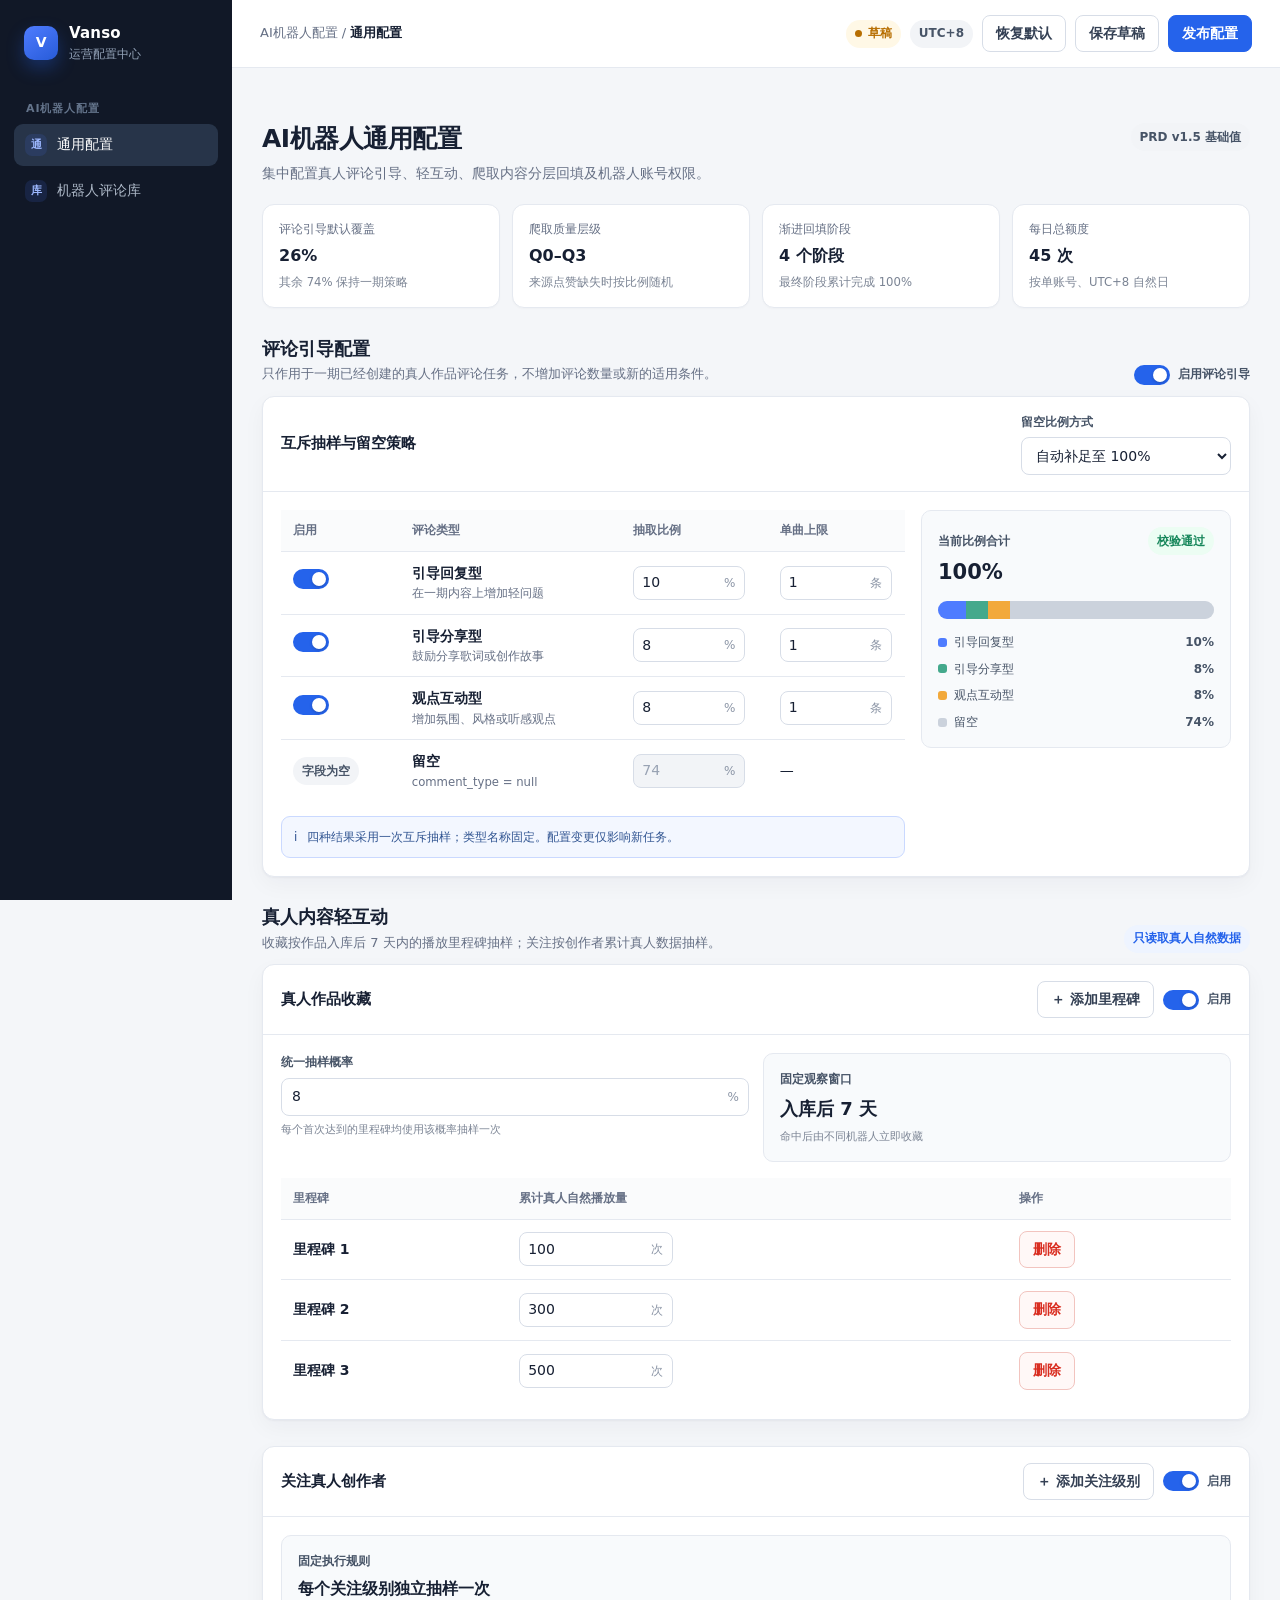
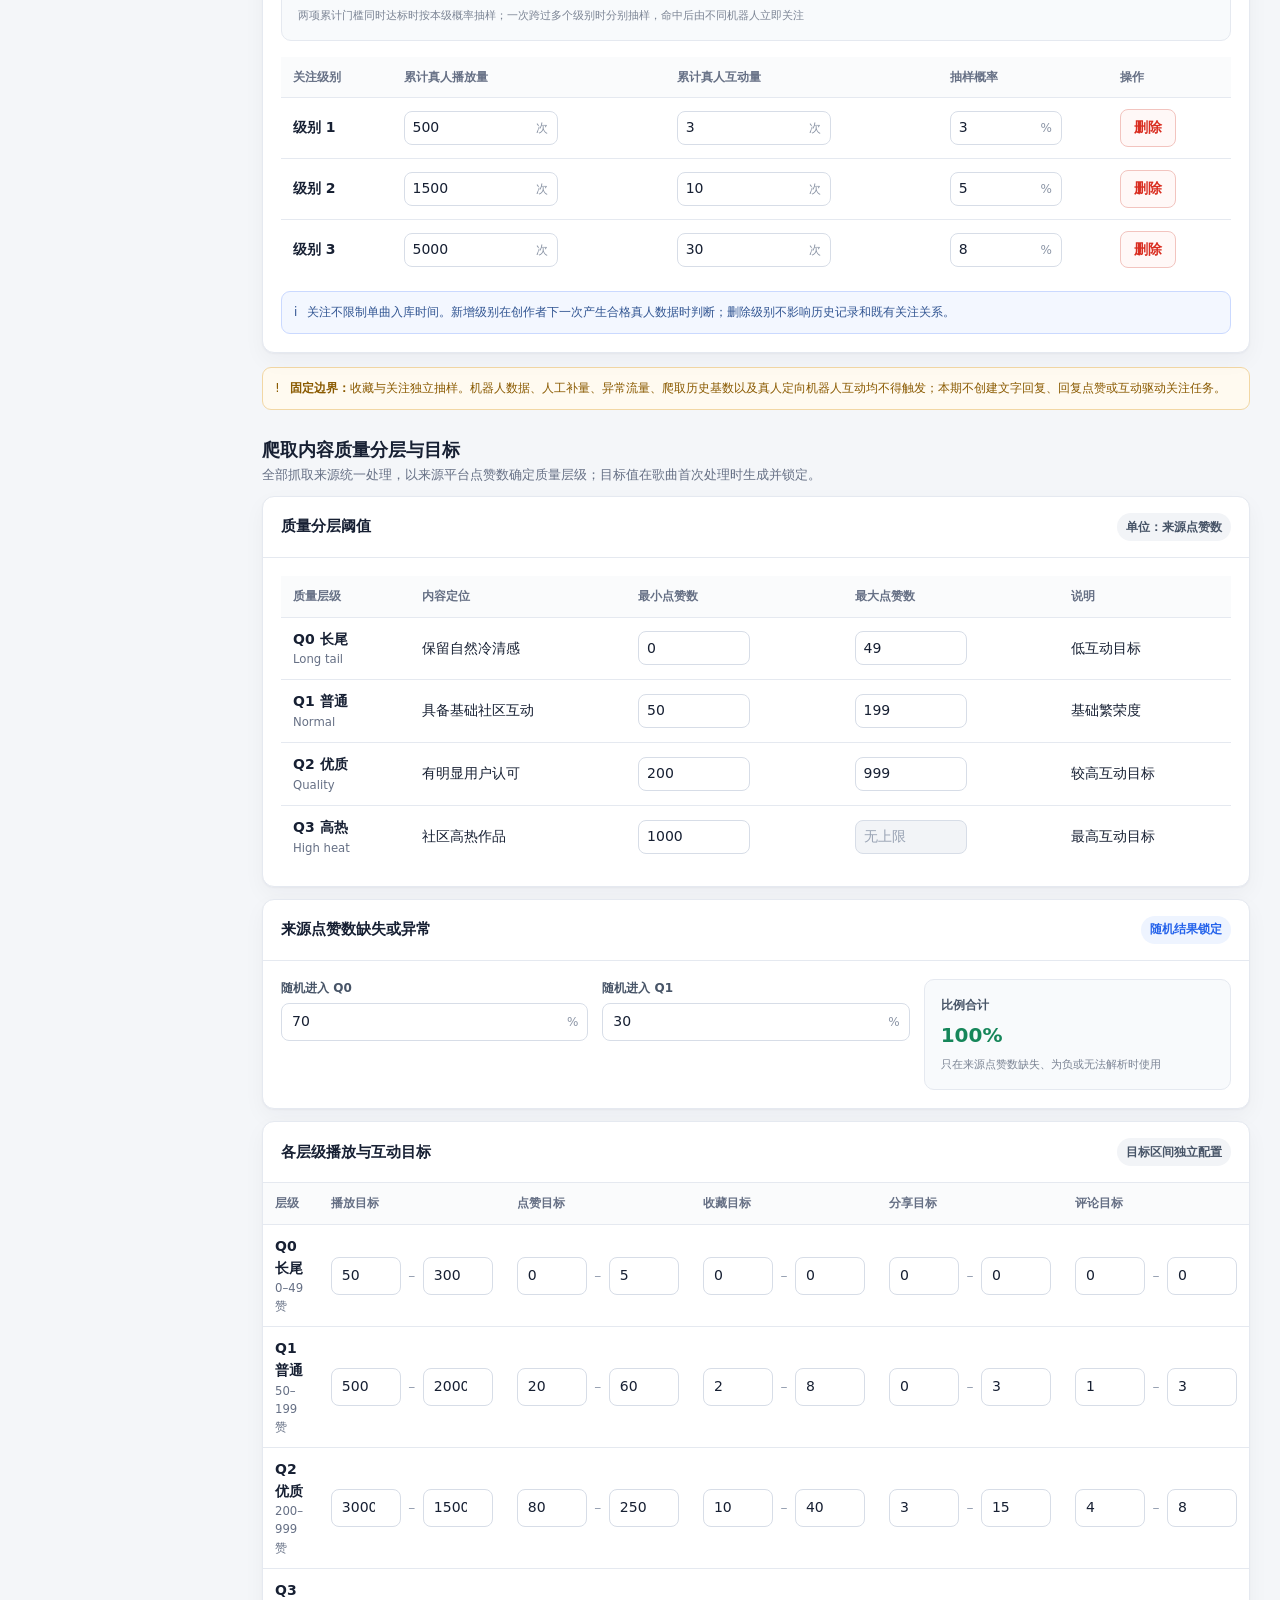
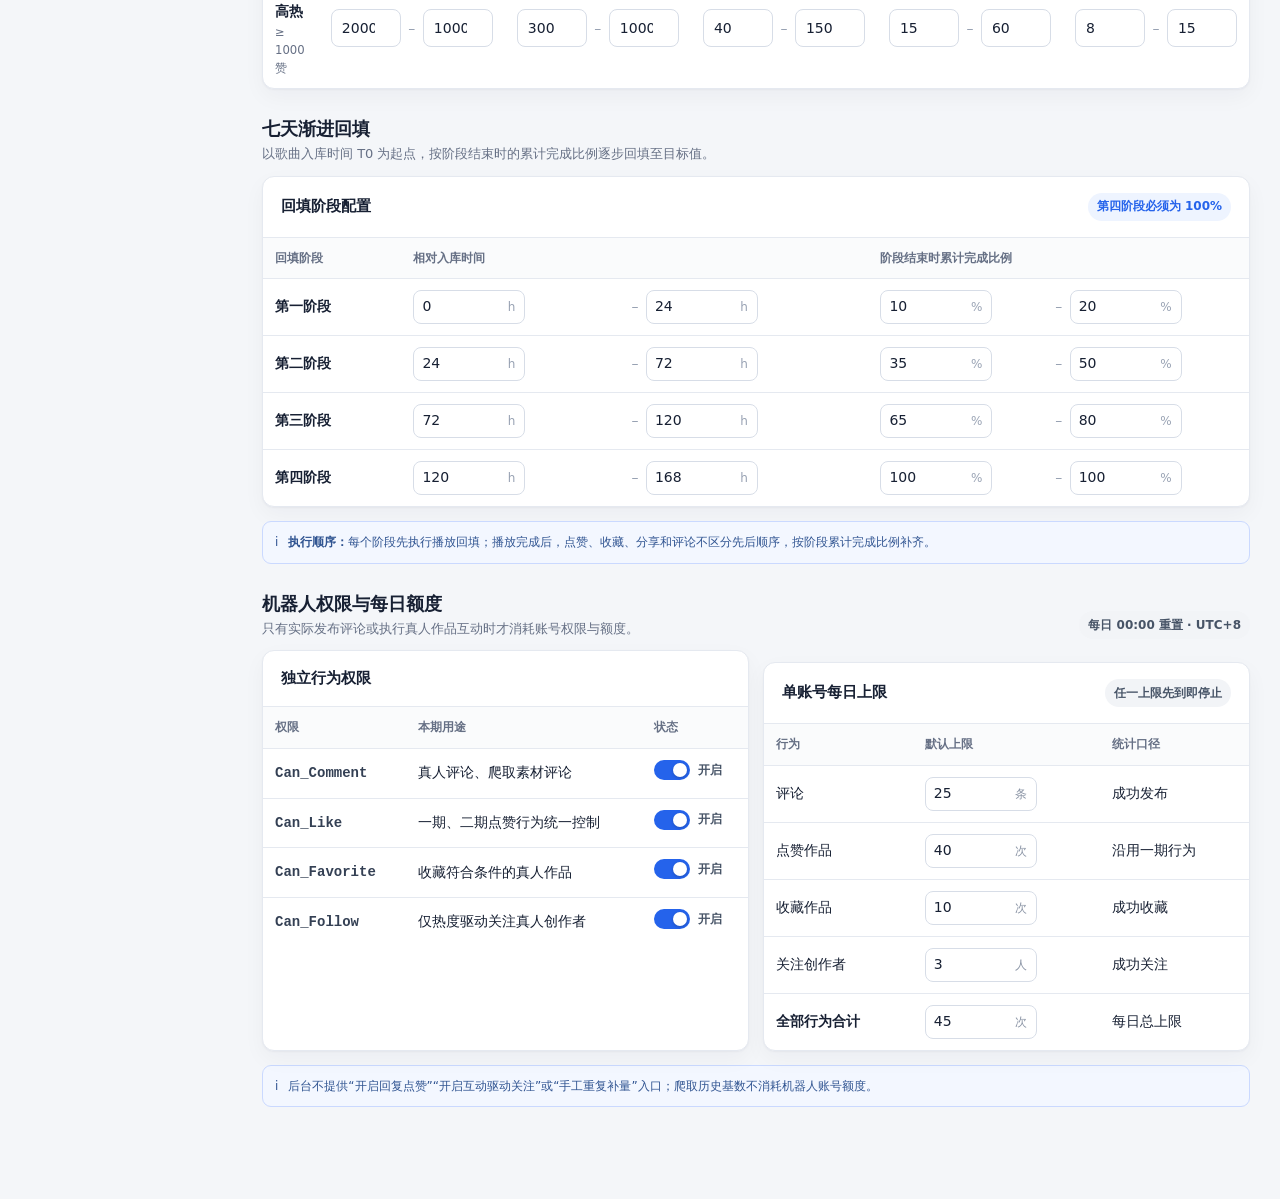
<file: robot-config.html>
<!DOCTYPE html>
<html lang="zh-CN">
<head>
  <meta charset="UTF-8">
  <meta name="viewport" content="width=device-width, initial-scale=1.0">
  <title>Vanso｜AI机器人配置</title>
  <style>
    :root {
      --page: #f4f6f9;
      --surface: #ffffff;
      --surface-soft: #f8fafc;
      --nav: #111827;
      --nav-soft: #1f2937;
      --text: #172033;
      --muted: #667085;
      --line: #e5e9f0;
      --line-strong: #d7dde7;
      --primary: #2563eb;
      --primary-soft: #eef4ff;
      --success: #16865a;
      --success-soft: #ecfdf3;
      --warning: #b76e00;
      --warning-soft: #fff8e6;
      --danger: #d92d20;
      --danger-soft: #fff1f0;
      --radius: 12px;
      --shadow: 0 1px 2px rgba(16, 24, 40, .04), 0 8px 22px rgba(16, 24, 40, .04);
    }

    * { box-sizing: border-box; }

    html { scroll-behavior: smooth; }

    body {
      margin: 0;
      color: var(--text);
      background: var(--page);
      font-family: Inter, "PingFang SC", "Microsoft YaHei", system-ui, -apple-system, BlinkMacSystemFont, "Segoe UI", sans-serif;
      font-size: 14px;
      line-height: 1.55;
    }

    button, input, select, textarea { font: inherit; }
    button { cursor: pointer; }
    a { color: inherit; text-decoration: none; }

    .app {
      min-height: 100vh;
      display: grid;
      grid-template-columns: 232px minmax(0, 1fr);
    }

    .sidebar {
      position: sticky;
      top: 0;
      height: 100vh;
      padding: 22px 14px;
      color: #cbd5e1;
      background: var(--nav);
      overflow-y: auto;
    }

    .brand {
      display: flex;
      align-items: center;
      gap: 11px;
      padding: 0 10px 22px;
      color: #fff;
    }

    .brand-mark {
      display: grid;
      place-items: center;
      width: 34px;
      height: 34px;
      border-radius: 10px;
      color: #fff;
      background: linear-gradient(145deg, #4f7cff, #275bd8);
      font-weight: 800;
      letter-spacing: -.5px;
      box-shadow: 0 8px 18px rgba(37, 99, 235, .32);
    }

    .brand-copy strong { display: block; font-size: 15px; letter-spacing: .2px; }
    .brand-copy span { display: block; color: #94a3b8; font-size: 12px; }

    .nav-label {
      padding: 14px 12px 7px;
      color: #64748b;
      font-size: 11px;
      font-weight: 700;
      letter-spacing: .08em;
      text-transform: uppercase;
    }

    .nav-list { display: grid; gap: 4px; }

    .nav-item {
      display: flex;
      align-items: center;
      gap: 10px;
      min-height: 42px;
      padding: 9px 11px;
      border-radius: 9px;
      color: #aeb9c8;
      transition: .18s ease;
    }

    .nav-item:hover { color: #fff; background: rgba(255, 255, 255, .055); }
    .nav-item.active { color: #fff; background: #273449; }

    .nav-icon {
      display: grid;
      place-items: center;
      width: 22px;
      height: 22px;
      border-radius: 7px;
      color: #9db8ff;
      background: rgba(65, 105, 225, .15);
      font-size: 11px;
      font-weight: 700;
    }

    .workspace { min-width: 0; }

    .topbar {
      position: sticky;
      top: 0;
      z-index: 20;
      display: flex;
      align-items: center;
      justify-content: space-between;
      gap: 18px;
      min-height: 68px;
      padding: 12px 28px;
      border-bottom: 1px solid var(--line);
      background: rgba(255, 255, 255, .94);
      backdrop-filter: blur(10px);
    }

    .crumb { color: var(--muted); font-size: 13px; }
    .crumb strong { color: var(--text); font-weight: 650; }

    .top-actions { display: flex; align-items: center; gap: 9px; flex-wrap: wrap; }

    .status-pill, .timezone-pill, .mini-pill {
      display: inline-flex;
      align-items: center;
      gap: 6px;
      min-height: 28px;
      padding: 4px 9px;
      border-radius: 999px;
      white-space: nowrap;
      font-size: 12px;
      font-weight: 600;
    }

    .status-pill { color: var(--warning); background: var(--warning-soft); }
    .timezone-pill { color: #475467; background: #f2f4f7; }
    .mini-pill { color: var(--primary); background: var(--primary-soft); }
    .mini-pill.green { color: var(--success); background: var(--success-soft); }
    .mini-pill.gray { color: #475467; background: #f2f4f7; }

    .dot { width: 7px; height: 7px; border-radius: 50%; background: currentColor; }

    .btn {
      display: inline-flex;
      align-items: center;
      justify-content: center;
      gap: 7px;
      min-height: 36px;
      padding: 7px 13px;
      border: 1px solid var(--line-strong);
      border-radius: 8px;
      color: #344054;
      background: #fff;
      font-weight: 600;
      transition: .16s ease;
    }

    .btn:hover { border-color: #b9c3d1; background: #f9fafb; }
    .btn.primary { border-color: var(--primary); color: #fff; background: var(--primary); }
    .btn.primary:hover { background: #1d4ed8; }
    .btn.ghost { border-color: transparent; background: transparent; }
    .btn.danger { border-color: #f2c4bf; color: var(--danger); background: #fff8f7; }
    .btn.danger:hover { border-color: #e79a92; background: var(--danger-soft); }
    .btn:disabled { cursor: not-allowed; opacity: .55; }

    .content { max-width: 1500px; margin: 0 auto; padding: 28px 30px 92px; }

    .page-head {
      display: flex;
      align-items: flex-start;
      justify-content: space-between;
      gap: 24px;
      margin-bottom: 20px;
    }

    h1, h2, h3, p { margin-top: 0; }
    h1 { margin-bottom: 7px; font-size: 25px; line-height: 1.3; letter-spacing: -.02em; }
    h2 { margin: 0; font-size: 18px; line-height: 1.4; }
    h3 { margin-bottom: 10px; font-size: 15px; }
    .lead { max-width: 780px; margin-bottom: 0; color: var(--muted); }

    .summary-grid {
      display: grid;
      grid-template-columns: repeat(4, minmax(0, 1fr));
      gap: 12px;
      margin-bottom: 28px;
    }

    .summary-card {
      padding: 15px 16px;
      border: 1px solid var(--line);
      border-radius: var(--radius);
      background: var(--surface);
      box-shadow: 0 1px 2px rgba(16, 24, 40, .025);
    }

    .summary-card span { display: block; color: var(--muted); font-size: 12px; }
    .summary-card strong { display: block; margin: 5px 0 2px; font-size: 16px; }
    .summary-card small { color: #7b8494; }

    .section {
      scroll-margin-top: 88px;
      margin-top: 27px;
    }

    .page-panel.page-hidden { display: none; }
    #comment-library { margin-top: 0; }
    .general-only.page-hidden { display: none; }

    .section-head {
      display: flex;
      align-items: flex-end;
      justify-content: space-between;
      gap: 18px;
      margin-bottom: 11px;
    }

    .section-head p { margin: 3px 0 0; color: var(--muted); font-size: 13px; }

    .card {
      border: 1px solid var(--line);
      border-radius: var(--radius);
      background: var(--surface);
      box-shadow: var(--shadow);
    }

    .card + .card { margin-top: 12px; }
    .card-header { display: flex; align-items: center; justify-content: space-between; gap: 14px; padding: 16px 18px; border-bottom: 1px solid var(--line); }
    .card-header h3 { margin: 0; }
    .card-body { padding: 18px; }

    .grid-2 { display: grid; grid-template-columns: repeat(2, minmax(0, 1fr)); gap: 14px; }
    .grid-2 > .full-span { grid-column: 1 / -1; }
    .grid-3 { display: grid; grid-template-columns: repeat(3, minmax(0, 1fr)); gap: 14px; }

    .subpanel {
      padding: 16px;
      border: 1px solid var(--line);
      border-radius: 10px;
      background: var(--surface-soft);
    }

    .subpanel-head { display: flex; align-items: center; justify-content: space-between; gap: 12px; margin-bottom: 13px; }
    .subpanel-head h3 { margin: 0; }

    .field { min-width: 0; }
    .field label, .field-label { display: block; margin-bottom: 6px; color: #475467; font-size: 12px; font-weight: 650; }
    .field-hint { margin-top: 5px; color: #7b8494; font-size: 11px; }

    input[type="text"], input[type="number"], input[type="datetime-local"], select, textarea {
      width: 100%;
      min-height: 38px;
      padding: 7px 10px;
      border: 1px solid var(--line-strong);
      border-radius: 8px;
      outline: none;
      color: var(--text);
      background: #fff;
      transition: .15s ease;
    }

    textarea { min-height: 82px; resize: vertical; }
    input:focus, select:focus, textarea:focus { border-color: #7aa2ff; box-shadow: 0 0 0 3px rgba(37, 99, 235, .11); }
    input:disabled, select:disabled { color: #98a2b3; background: #f2f4f7; }
    input.invalid, select.invalid { border-color: var(--danger); background: #fff8f7; }

    .input-unit { position: relative; }
    .input-unit input { padding-right: 34px; }
    .input-unit span { position: absolute; top: 50%; right: 10px; transform: translateY(-50%); color: #8a94a5; font-size: 12px; pointer-events: none; }

    .switch {
      position: relative;
      display: inline-flex;
      align-items: center;
      gap: 8px;
      white-space: nowrap;
      color: #475467;
      font-size: 12px;
      font-weight: 600;
    }

    .switch input { position: absolute; opacity: 0; pointer-events: none; }
    .switch-track { position: relative; width: 36px; height: 20px; border-radius: 999px; background: #cfd6e0; transition: .18s ease; }
    .switch-track::after { content: ""; position: absolute; top: 3px; left: 3px; width: 14px; height: 14px; border-radius: 50%; background: #fff; box-shadow: 0 1px 3px rgba(16, 24, 40, .25); transition: .18s ease; }
    .switch input:checked + .switch-track { background: var(--primary); }
    .switch input:checked + .switch-track::after { transform: translateX(16px); }
    .switch input:focus-visible + .switch-track { box-shadow: 0 0 0 3px rgba(37, 99, 235, .2); }

    .table-wrap { width: 100%; overflow-x: auto; }
    table { width: 100%; border-collapse: collapse; }
    th, td { padding: 11px 12px; border-bottom: 1px solid var(--line); text-align: left; vertical-align: middle; }
    th { color: #667085; background: #fafbfc; font-size: 12px; font-weight: 700; white-space: nowrap; }
    tr:last-child td { border-bottom: 0; }
    tbody tr:hover td { background: #fcfdff; }
    td .field-hint { margin: 2px 0 0; }
    .table-input { min-width: 76px; max-width: 112px; }
    .table-input.wide { min-width: 116px; max-width: 154px; }
    .table-input input, .table-input select { min-height: 34px; padding: 5px 8px; }
    .range-cell { min-width: 150px; }
    .range-inputs { display: grid; grid-template-columns: minmax(62px, 1fr) 12px minmax(62px, 1fr); align-items: center; gap: 5px; }
    .range-inputs span { color: #98a2b3; text-align: center; }

    .type-cell strong, .quality-cell strong { display: block; color: var(--text); }
    .type-cell small, .quality-cell small { display: block; color: var(--muted); }

    .probability-layout { display: grid; grid-template-columns: minmax(0, 1fr) 310px; gap: 16px; align-items: start; }
    .probability-preview { position: sticky; top: 88px; }
    .probability-value { display: flex; align-items: baseline; justify-content: space-between; gap: 10px; margin-bottom: 12px; }
    .probability-value strong { font-size: 21px; }
    .distribution { display: flex; width: 100%; height: 18px; overflow: hidden; border-radius: 999px; background: #eaecf0; }
    .distribution > span { min-width: 0; transition: width .2s ease; }
    .seg-reply { background: #4f7cff; }
    .seg-share { background: #44a98c; }
    .seg-opinion { background: #f2a93b; }
    .seg-empty { background: #cbd2dc; }
    .legend { display: grid; gap: 8px; margin-top: 14px; }
    .legend-row { display: flex; align-items: center; justify-content: space-between; gap: 12px; color: #475467; font-size: 12px; }
    .legend-label { display: flex; align-items: center; gap: 7px; }
    .swatch { width: 9px; height: 9px; border-radius: 3px; }

    .notice {
      display: flex;
      align-items: flex-start;
      gap: 10px;
      margin-top: 14px;
      padding: 11px 12px;
      border: 1px solid #cad9ff;
      border-radius: 9px;
      color: #315592;
      background: #f3f7ff;
      font-size: 12px;
    }

    .notice.warning { border-color: #f2d7a4; color: #8a5a00; background: #fffaf0; }
    .notice.error { border-color: #f1b4ae; color: #b42318; background: var(--danger-soft); }
    .notice.success { border-color: #afe0c7; color: #147a52; background: var(--success-soft); }
    .notice[hidden] { display: none; }

    .quality-q0 { color: #667085; }
    .quality-q1 { color: #315592; }
    .quality-q2 { color: #147a52; }
    .quality-q3 { color: #9b5500; }

    .rule-list { display: grid; gap: 9px; margin: 0; padding: 0; list-style: none; }
    .rule-list li { position: relative; padding-left: 18px; color: #475467; }
    .rule-list li::before { content: "✓"; position: absolute; left: 0; color: var(--success); font-weight: 800; }

    .permission-name code { color: #344054; font-weight: 650; }
    .comment-copy { min-width: 320px; max-width: 760px; color: #344054; }
    .empty-row td { padding: 34px 18px; color: var(--muted); text-align: center; }

    .form-footer {
      position: fixed;
      z-index: 18;
      right: 24px;
      bottom: 20px;
      display: none;
      align-items: center;
      gap: 12px;
      padding: 10px 12px 10px 15px;
      border: 1px solid #c9d7f5;
      border-radius: 10px;
      background: #fff;
      box-shadow: 0 12px 32px rgba(16, 24, 40, .18);
    }

    .form-footer.show { display: flex; }
    .form-footer span { color: #475467; font-size: 12px; }

    .modal-backdrop {
      position: fixed;
      inset: 0;
      z-index: 100;
      display: none;
      align-items: center;
      justify-content: center;
      padding: 20px;
      background: rgba(15, 23, 42, .52);
    }

    .modal-backdrop.show { display: flex; }
    .modal { width: min(520px, 100%); border-radius: 14px; background: #fff; box-shadow: 0 24px 70px rgba(15, 23, 42, .28); }
    .modal-head, .modal-foot { display: flex; align-items: center; justify-content: space-between; gap: 12px; padding: 17px 19px; }
    .modal-head { border-bottom: 1px solid var(--line); }
    .modal-head h3 { margin: 0; font-size: 17px; }
    .modal-body { padding: 19px; }
    .modal-foot { justify-content: flex-end; border-top: 1px solid var(--line); }

    .toast {
      position: fixed;
      z-index: 120;
      right: 24px;
      top: 82px;
      display: none;
      align-items: center;
      gap: 9px;
      max-width: 360px;
      padding: 11px 14px;
      border: 1px solid #afe0c7;
      border-radius: 9px;
      color: #147a52;
      background: #f0fff7;
      box-shadow: var(--shadow);
    }

    .toast.show { display: flex; animation: toastIn .18s ease-out; }
    @keyframes toastIn { from { transform: translateY(-5px); opacity: 0; } to { transform: translateY(0); opacity: 1; } }

    .validation-summary { margin-bottom: 16px; }
    .validation-summary ul { margin: 7px 0 0; padding-left: 20px; }

    @media (max-width: 1180px) {
      .summary-grid { grid-template-columns: repeat(2, minmax(0, 1fr)); }
      .probability-layout { grid-template-columns: 1fr; }
      .probability-preview { position: static; }
    }

    @media (max-width: 900px) {
      .app { grid-template-columns: 1fr; }
      .sidebar { position: static; height: auto; padding: 14px; overflow: visible; }
      .brand { padding-bottom: 12px; }
      .nav-label { display: none; }
      .nav-list { display: flex; overflow-x: auto; padding-bottom: 2px; }
      .nav-item { flex: 0 0 auto; }
      .topbar { top: 0; padding: 10px 16px; }
      .content { padding: 22px 16px 88px; }
      .grid-2, .grid-3 { grid-template-columns: 1fr; }
    }

    @media (max-width: 620px) {
      .crumb, .timezone-pill, .top-actions .btn:not(.primary) { display: none; }
      .page-head { display: block; }
      .summary-grid { grid-template-columns: 1fr; }
      .section-head { align-items: flex-start; flex-direction: column; }
      .card-header, .card-body { padding: 14px; }
      .form-footer { left: 12px; right: 12px; bottom: 12px; justify-content: space-between; }
    }

    /* Embedded in the unified Vanso operations admin. */
    body.embedded { background: transparent; }
    body.embedded .app { display: block; min-height: 100vh; }
    body.embedded .sidebar { display: none; }
    body.embedded .workspace { min-height: 100vh; }
    body.embedded .topbar { min-height: 58px; height: 58px; padding: 8px 18px; justify-content: flex-end; border: 1px solid var(--line); border-radius: 12px; margin-bottom: 16px; }
    body.embedded .topbar .crumb { display: none; }
    body.embedded .content { max-width: none; padding: 0 0 92px; }
    body.embedded.embedded-library .topbar { display: none; }
  </style>
</head>
<body>
  <div class="app">
    <aside class="sidebar">
      <div class="brand">
        <div class="brand-mark">V</div>
        <div class="brand-copy"><strong>Vanso</strong><span>运营配置中心</span></div>
      </div>
      <div class="nav-label">AI机器人配置</div>
      <nav class="nav-list" aria-label="页面模块">
        <a class="nav-item active" href="#general-config" data-page="general"><span class="nav-icon">通</span><span>通用配置</span></a>
        <a class="nav-item" href="#comment-library" data-page="library"><span class="nav-icon">库</span><span>机器人评论库</span></a>
      </nav>
    </aside>

    <main class="workspace">
      <header class="topbar">
        <div class="crumb">AI机器人配置 / <strong id="currentPageName">通用配置</strong></div>
        <div class="top-actions">
          <span class="status-pill general-only" id="headerStatus"><span class="dot"></span>草稿</span>
          <span class="timezone-pill">UTC+8</span>
          <button class="btn general-only" type="button" data-action="reset">恢复默认</button>
          <button class="btn general-only" type="button" data-action="save">保存草稿</button>
          <button class="btn primary general-only" type="button" data-action="publish">发布配置</button>
        </div>
      </header>

      <div class="content">
        <section class="section page-panel" id="overview" data-page-panel="general">
          <div class="page-head">
            <div>
              <h1>AI机器人通用配置</h1>
              <p class="lead">集中配置真人评论引导、轻互动、爬取内容分层回填及机器人账号权限。</p>
            </div>
            <span class="mini-pill gray">PRD v1.5 基础值</span>
          </div>

          <div class="summary-grid">
            <div class="summary-card"><span>评论引导默认覆盖</span><strong id="summaryGuide">26%</strong><small>其余 74% 保持一期策略</small></div>
            <div class="summary-card"><span>爬取质量层级</span><strong>Q0–Q3</strong><small>来源点赞缺失时按比例随机</small></div>
            <div class="summary-card"><span>渐进回填阶段</span><strong>4 个阶段</strong><small>最终阶段累计完成 100%</small></div>
            <div class="summary-card"><span>每日总额度</span><strong id="summaryDaily">45 次</strong><small>按单账号、UTC+8 自然日</small></div>
          </div>

        </section>

        <form id="configForm" novalidate>
          <section class="section page-panel" id="comment-guide" data-page-panel="general">
            <div class="section-head">
              <div><h2>评论引导配置</h2><p>只作用于一期已经创建的真人作品评论任务，不增加评论数量或新的适用条件。</p></div>
              <label class="switch"><input type="checkbox" id="guideEnabled" checked><span class="switch-track"></span><span>启用评论引导</span></label>
            </div>

            <div class="card">
              <div class="card-header">
                <h3>互斥抽样与留空策略</h3>
                <div class="field" style="min-width: 210px;">
                  <label for="blankMode">留空比例方式</label>
                  <select id="blankMode">
                    <option value="auto" selected>自动补足至 100%</option>
                    <option value="manual">手动配置留空比例</option>
                  </select>
                </div>
              </div>
              <div class="card-body probability-layout">
                <div>
                  <div class="table-wrap">
                    <table aria-label="评论引导类型配置">
                      <thead><tr><th>启用</th><th>评论类型</th><th>抽取比例</th><th>单曲上限</th></tr></thead>
                      <tbody>
                        <tr>
                          <td><label class="switch"><input type="checkbox" class="guide-type-toggle" data-target="ratioReply" checked><span class="switch-track"></span></label></td>
                          <td class="type-cell"><strong>引导回复型</strong><small>在一期内容上增加轻问题</small></td>
                          <td><div class="table-input input-unit"><input id="ratioReply" class="guide-ratio" type="number" min="0" max="100" step="1" value="10"><span>%</span></div></td>
                          <td><div class="table-input input-unit"><input id="capReply" type="number" min="1" max="10" step="1" value="1"><span>条</span></div></td>
                        </tr>
                        <tr>
                          <td><label class="switch"><input type="checkbox" class="guide-type-toggle" data-target="ratioShare" checked><span class="switch-track"></span></label></td>
                          <td class="type-cell"><strong>引导分享型</strong><small>鼓励分享歌词或创作故事</small></td>
                          <td><div class="table-input input-unit"><input id="ratioShare" class="guide-ratio" type="number" min="0" max="100" step="1" value="8"><span>%</span></div></td>
                          <td><div class="table-input input-unit"><input id="capShare" type="number" min="1" max="10" step="1" value="1"><span>条</span></div></td>
                        </tr>
                        <tr>
                          <td><label class="switch"><input type="checkbox" class="guide-type-toggle" data-target="ratioOpinion" checked><span class="switch-track"></span></label></td>
                          <td class="type-cell"><strong>观点互动型</strong><small>增加氛围、风格或听感观点</small></td>
                          <td><div class="table-input input-unit"><input id="ratioOpinion" class="guide-ratio" type="number" min="0" max="100" step="1" value="8"><span>%</span></div></td>
                          <td><div class="table-input input-unit"><input id="capOpinion" type="number" min="1" max="10" step="1" value="1"><span>条</span></div></td>
                        </tr>
                        <tr>
                          <td><span class="mini-pill gray">字段为空</span></td>
                          <td class="type-cell"><strong>留空</strong><small>comment_type = null</small></td>
                          <td><div class="table-input input-unit"><input id="ratioBlank" type="number" min="0" max="100" step="1" value="74" disabled><span>%</span></div></td>
                          <td>—</td>
                        </tr>
                      </tbody>
                    </table>
                  </div>
                  <div class="notice" id="guideRuleNote"><span>i</span><span>四种结果采用一次互斥抽样；类型名称固定。配置变更仅影响新任务。</span></div>
                  <div class="notice error" id="guideError" hidden><span>!</span><span></span></div>
                </div>

                <aside class="subpanel probability-preview" aria-label="评论引导比例预览">
                  <div class="probability-value"><div><span class="field-label">当前比例合计</span><strong id="guideTotal">100%</strong></div><span class="mini-pill green" id="guideState">校验通过</span></div>
                  <div class="distribution" aria-label="评论引导抽样比例分布">
                    <span class="seg-reply" id="barReply" style="width: 10%"></span>
                    <span class="seg-share" id="barShare" style="width: 8%"></span>
                    <span class="seg-opinion" id="barOpinion" style="width: 8%"></span>
                    <span class="seg-empty" id="barBlank" style="width: 74%"></span>
                  </div>
                  <div class="legend">
                    <div class="legend-row"><span class="legend-label"><span class="swatch seg-reply"></span>引导回复型</span><strong id="legendReply">10%</strong></div>
                    <div class="legend-row"><span class="legend-label"><span class="swatch seg-share"></span>引导分享型</span><strong id="legendShare">8%</strong></div>
                    <div class="legend-row"><span class="legend-label"><span class="swatch seg-opinion"></span>观点互动型</span><strong id="legendOpinion">8%</strong></div>
                    <div class="legend-row"><span class="legend-label"><span class="swatch seg-empty"></span>留空</span><strong id="legendBlank">74%</strong></div>
                  </div>
                </aside>
              </div>
            </div>
          </section>

          <section class="section page-panel" id="human-interaction" data-page-panel="general">
            <div class="section-head">
              <div><h2>真人内容轻互动</h2><p>收藏按作品入库后 7 天内的播放里程碑抽样；关注按创作者累计真人数据抽样。</p></div>
              <span class="mini-pill">只读取真人自然数据</span>
            </div>
            <div class="grid-2">
              <div class="card full-span">
                <div class="card-header">
                  <h3>真人作品收藏</h3>
                  <div class="top-actions"><button class="btn" type="button" id="addFavoriteMilestone">＋ 添加里程碑</button><label class="switch"><input type="checkbox" id="favoriteEnabled" checked><span class="switch-track"></span><span>启用</span></label></div>
                </div>
                <div class="card-body">
                  <div class="grid-2">
                    <div class="field"><label for="favoriteRate">统一抽样概率</label><div class="input-unit"><input id="favoriteRate" type="number" min="0" max="100" step="1" value="8"><span>%</span></div><div class="field-hint">每个首次达到的里程碑均使用该概率抽样一次</div></div>
                    <div class="subpanel"><span class="field-label">固定观察窗口</span><strong style="display:block; margin-top:6px; font-size:18px;">入库后 7 天</strong><div class="field-hint">命中后由不同机器人立即收藏</div></div>
                  </div>
                  <div class="table-wrap" style="margin-top: 16px;">
                    <table aria-label="真人作品收藏播放里程碑">
                      <thead><tr><th>里程碑</th><th>累计真人自然播放量</th><th>操作</th></tr></thead>
                      <tbody id="favoriteMilestoneBody">
                        <tr><td><strong>里程碑 1</strong></td><td><div class="table-input wide input-unit"><input class="favorite-milestone" type="number" min="1" step="1" value="100"><span>次</span></div></td><td><button class="btn danger delete-milestone" type="button">删除</button></td></tr>
                        <tr><td><strong>里程碑 2</strong></td><td><div class="table-input wide input-unit"><input class="favorite-milestone" type="number" min="1" step="1" value="300"><span>次</span></div></td><td><button class="btn danger delete-milestone" type="button">删除</button></td></tr>
                        <tr><td><strong>里程碑 3</strong></td><td><div class="table-input wide input-unit"><input class="favorite-milestone" type="number" min="1" step="1" value="500"><span>次</span></div></td><td><button class="btn danger delete-milestone" type="button">删除</button></td></tr>
                      </tbody>
                    </table>
                  </div>
                  <div class="notice error" id="favoriteError" hidden><span>!</span><span></span></div>
                </div>
              </div>

              <div class="card full-span">
                <div class="card-header">
                  <h3>关注真人创作者</h3>
                  <div class="top-actions"><button class="btn" type="button" id="addFollowMilestone">＋ 添加关注级别</button><label class="switch"><input type="checkbox" id="followEnabled" checked><span class="switch-track"></span><span>启用</span></label></div>
                </div>
                <div class="card-body">
                  <div class="subpanel"><span class="field-label">固定执行规则</span><strong style="display:block; margin-top:6px; font-size:16px;">每个关注级别独立抽样一次</strong><div class="field-hint">两项累计门槛同时达标时按本级概率抽样；一次跨过多个级别时分别抽样，命中后由不同机器人立即关注</div></div>
                  <div class="table-wrap" style="margin-top: 16px;">
                    <table aria-label="关注真人创作者里程碑配置">
                      <thead><tr><th>关注级别</th><th>累计真人播放量</th><th>累计真人互动量</th><th>抽样概率</th><th>操作</th></tr></thead>
                      <tbody id="followMilestoneBody">
                        <tr data-milestone-id="follow-level-1"><td><strong>级别 1</strong></td><td><div class="table-input wide input-unit"><input class="follow-milestone follow-play" type="number" min="1" step="1" value="500"><span>次</span></div></td><td><div class="table-input wide input-unit"><input class="follow-milestone follow-human" type="number" min="1" step="1" value="3"><span>次</span></div></td><td><div class="table-input input-unit"><input class="follow-milestone follow-rate" type="number" min="0" max="100" step="1" value="3"><span>%</span></div></td><td><button class="btn danger delete-follow-milestone" type="button">删除</button></td></tr>
                        <tr data-milestone-id="follow-level-2"><td><strong>级别 2</strong></td><td><div class="table-input wide input-unit"><input class="follow-milestone follow-play" type="number" min="1" step="1" value="1500"><span>次</span></div></td><td><div class="table-input wide input-unit"><input class="follow-milestone follow-human" type="number" min="1" step="1" value="10"><span>次</span></div></td><td><div class="table-input input-unit"><input class="follow-milestone follow-rate" type="number" min="0" max="100" step="1" value="5"><span>%</span></div></td><td><button class="btn danger delete-follow-milestone" type="button">删除</button></td></tr>
                        <tr data-milestone-id="follow-level-3"><td><strong>级别 3</strong></td><td><div class="table-input wide input-unit"><input class="follow-milestone follow-play" type="number" min="1" step="1" value="5000"><span>次</span></div></td><td><div class="table-input wide input-unit"><input class="follow-milestone follow-human" type="number" min="1" step="1" value="30"><span>次</span></div></td><td><div class="table-input input-unit"><input class="follow-milestone follow-rate" type="number" min="0" max="100" step="1" value="8"><span>%</span></div></td><td><button class="btn danger delete-follow-milestone" type="button">删除</button></td></tr>
                      </tbody>
                    </table>
                  </div>
                  <div class="notice" style="margin-top: 12px;"><span>i</span><span>关注不限制单曲入库时间。新增级别在创作者下一次产生合格真人数据时判断；删除级别不影响历史记录和既有关注关系。</span></div>
                  <div class="notice error" id="followError" hidden><span>!</span><span></span></div>
                </div>
              </div>
            </div>
            <div class="notice warning"><span>!</span><span><strong>固定边界：</strong>收藏与关注独立抽样。机器人数据、人工补量、异常流量、爬取历史基数以及真人定向机器人互动均不得触发；本期不创建文字回复、回复点赞或互动驱动关注任务。</span></div>
          </section>

          <section class="section page-panel" id="quality" data-page-panel="general">
            <div class="section-head">
              <div><h2>爬取内容质量分层与目标</h2><p>全部抓取来源统一处理，以来源平台点赞数确定质量层级；目标值在歌曲首次处理时生成并锁定。</p></div>
            </div>

            <div class="card">
              <div class="card-header"><h3>质量分层阈值</h3><span class="mini-pill gray">单位：来源点赞数</span></div>
              <div class="card-body">
                <div class="table-wrap">
                  <table aria-label="爬取内容质量分层阈值">
                    <thead><tr><th>质量层级</th><th>内容定位</th><th>最小点赞数</th><th>最大点赞数</th><th>说明</th></tr></thead>
                    <tbody>
                      <tr><td class="quality-cell quality-q0"><strong>Q0 长尾</strong><small>Long tail</small></td><td>保留自然冷清感</td><td><div class="table-input"><input class="threshold-min" data-q="0" type="number" min="0" value="0"></div></td><td><div class="table-input"><input class="threshold-max" data-q="0" type="number" min="0" value="49"></div></td><td>低互动目标</td></tr>
                      <tr><td class="quality-cell quality-q1"><strong>Q1 普通</strong><small>Normal</small></td><td>具备基础社区互动</td><td><div class="table-input"><input class="threshold-min" data-q="1" type="number" min="0" value="50"></div></td><td><div class="table-input"><input class="threshold-max" data-q="1" type="number" min="0" value="199"></div></td><td>基础繁荣度</td></tr>
                      <tr><td class="quality-cell quality-q2"><strong>Q2 优质</strong><small>Quality</small></td><td>有明显用户认可</td><td><div class="table-input"><input class="threshold-min" data-q="2" type="number" min="0" value="200"></div></td><td><div class="table-input"><input class="threshold-max" data-q="2" type="number" min="0" value="999"></div></td><td>较高互动目标</td></tr>
                      <tr><td class="quality-cell quality-q3"><strong>Q3 高热</strong><small>High heat</small></td><td>社区高热作品</td><td><div class="table-input"><input class="threshold-min" data-q="3" type="number" min="0" value="1000"></div></td><td><div class="table-input"><input type="text" value="无上限" disabled></div></td><td>最高互动目标</td></tr>
                    </tbody>
                  </table>
                </div>
              </div>
            </div>

            <div class="card">
              <div class="card-header"><h3>来源点赞数缺失或异常</h3><span class="mini-pill">随机结果锁定</span></div>
              <div class="card-body">
                <div class="grid-3">
                  <div class="field"><label for="missingQ0">随机进入 Q0</label><div class="input-unit"><input id="missingQ0" type="number" min="0" max="100" value="70"><span>%</span></div></div>
                  <div class="field"><label for="missingQ1">随机进入 Q1</label><div class="input-unit"><input id="missingQ1" type="number" min="0" max="100" value="30"><span>%</span></div></div>
                  <div class="subpanel"><span class="field-label">比例合计</span><strong id="missingTotal" style="font-size: 20px;">100%</strong><div class="field-hint" id="missingHint">只在来源点赞数缺失、为负或无法解析时使用</div></div>
                </div>
              </div>
            </div>

            <div class="card">
              <div class="card-header"><h3>各层级播放与互动目标</h3><span class="mini-pill gray">目标区间独立配置</span></div>
              <div class="card-body" style="padding: 0;">
                <div class="table-wrap">
                  <table aria-label="各质量层级目标值配置" id="targetTable">
                    <thead><tr><th>层级</th><th>播放目标</th><th>点赞目标</th><th>收藏目标</th><th>分享目标</th><th>评论目标</th></tr></thead>
                    <tbody>
                      <tr data-level="Q0"><td class="quality-cell quality-q0"><strong>Q0 长尾</strong><small>0–49 赞</small></td><td class="range-cell" data-metric="play"><div class="range-inputs"><input class="range-min" type="number" min="0" value="50"><span>–</span><input class="range-max" type="number" min="0" value="300"></div></td><td class="range-cell" data-metric="like"><div class="range-inputs"><input class="range-min" type="number" min="0" value="0"><span>–</span><input class="range-max" type="number" min="0" value="5"></div></td><td class="range-cell" data-metric="favorite"><div class="range-inputs"><input class="range-min" type="number" min="0" value="0"><span>–</span><input class="range-max" type="number" min="0" value="0"></div></td><td class="range-cell" data-metric="share"><div class="range-inputs"><input class="range-min" type="number" min="0" value="0"><span>–</span><input class="range-max" type="number" min="0" value="0"></div></td><td class="range-cell" data-metric="comment"><div class="range-inputs"><input class="range-min" type="number" min="0" value="0"><span>–</span><input class="range-max" type="number" min="0" value="0"></div></td></tr>
                      <tr data-level="Q1"><td class="quality-cell quality-q1"><strong>Q1 普通</strong><small>50–199 赞</small></td><td class="range-cell" data-metric="play"><div class="range-inputs"><input class="range-min" type="number" min="0" value="500"><span>–</span><input class="range-max" type="number" min="0" value="2000"></div></td><td class="range-cell" data-metric="like"><div class="range-inputs"><input class="range-min" type="number" min="0" value="20"><span>–</span><input class="range-max" type="number" min="0" value="60"></div></td><td class="range-cell" data-metric="favorite"><div class="range-inputs"><input class="range-min" type="number" min="0" value="2"><span>–</span><input class="range-max" type="number" min="0" value="8"></div></td><td class="range-cell" data-metric="share"><div class="range-inputs"><input class="range-min" type="number" min="0" value="0"><span>–</span><input class="range-max" type="number" min="0" value="3"></div></td><td class="range-cell" data-metric="comment"><div class="range-inputs"><input class="range-min" type="number" min="0" value="1"><span>–</span><input class="range-max" type="number" min="0" value="3"></div></td></tr>
                      <tr data-level="Q2"><td class="quality-cell quality-q2"><strong>Q2 优质</strong><small>200–999 赞</small></td><td class="range-cell" data-metric="play"><div class="range-inputs"><input class="range-min" type="number" min="0" value="3000"><span>–</span><input class="range-max" type="number" min="0" value="15000"></div></td><td class="range-cell" data-metric="like"><div class="range-inputs"><input class="range-min" type="number" min="0" value="80"><span>–</span><input class="range-max" type="number" min="0" value="250"></div></td><td class="range-cell" data-metric="favorite"><div class="range-inputs"><input class="range-min" type="number" min="0" value="10"><span>–</span><input class="range-max" type="number" min="0" value="40"></div></td><td class="range-cell" data-metric="share"><div class="range-inputs"><input class="range-min" type="number" min="0" value="3"><span>–</span><input class="range-max" type="number" min="0" value="15"></div></td><td class="range-cell" data-metric="comment"><div class="range-inputs"><input class="range-min" type="number" min="0" value="4"><span>–</span><input class="range-max" type="number" min="0" value="8"></div></td></tr>
                      <tr data-level="Q3"><td class="quality-cell quality-q3"><strong>Q3 高热</strong><small>≥ 1000 赞</small></td><td class="range-cell" data-metric="play"><div class="range-inputs"><input class="range-min" type="number" min="0" value="20000"><span>–</span><input class="range-max" type="number" min="0" value="100000"></div></td><td class="range-cell" data-metric="like"><div class="range-inputs"><input class="range-min" type="number" min="0" value="300"><span>–</span><input class="range-max" type="number" min="0" value="1000"></div></td><td class="range-cell" data-metric="favorite"><div class="range-inputs"><input class="range-min" type="number" min="0" value="40"><span>–</span><input class="range-max" type="number" min="0" value="150"></div></td><td class="range-cell" data-metric="share"><div class="range-inputs"><input class="range-min" type="number" min="0" value="15"><span>–</span><input class="range-max" type="number" min="0" value="60"></div></td><td class="range-cell" data-metric="comment"><div class="range-inputs"><input class="range-min" type="number" min="0" value="8"><span>–</span><input class="range-max" type="number" min="0" value="15"></div></td></tr>
                    </tbody>
                  </table>
                </div>
                <div class="notice error" id="targetError" style="margin: 14px 18px 18px;" hidden><span>!</span><span></span></div>
              </div>
            </div>
          </section>

          <section class="section page-panel" id="refill" data-page-panel="general">
            <div class="section-head">
              <div><h2>七天渐进回填</h2><p>以歌曲入库时间 T0 为起点，按阶段结束时的累计完成比例逐步回填至目标值。</p></div>
            </div>

            <div class="card">
              <div class="card-header"><h3>回填阶段配置</h3><span class="mini-pill">第四阶段必须为 100%</span></div>
              <div class="card-body" style="padding: 0;">
                <div class="table-wrap">
                  <table aria-label="渐进回填阶段配置" id="stageTable">
                    <thead><tr><th>回填阶段</th><th>相对入库时间</th><th>阶段结束时累计完成比例</th></tr></thead>
                    <tbody>
                      <tr>
                        <td><strong>第一阶段</strong></td>
                        <td><div class="range-inputs"><div class="table-input input-unit"><input class="stage-start" type="number" min="0" value="0"><span>h</span></div><span>–</span><div class="table-input input-unit"><input class="stage-end" type="number" min="1" value="24"><span>h</span></div></div></td>
                        <td><div class="range-inputs"><div class="table-input input-unit"><input class="stage-min" type="number" min="0" max="100" value="10"><span>%</span></div><span>–</span><div class="table-input input-unit"><input class="stage-max" type="number" min="0" max="100" value="20"><span>%</span></div></div></td>
                      </tr>
                      <tr>
                        <td><strong>第二阶段</strong></td>
                        <td><div class="range-inputs"><div class="table-input input-unit"><input class="stage-start" type="number" min="0" value="24"><span>h</span></div><span>–</span><div class="table-input input-unit"><input class="stage-end" type="number" min="1" value="72"><span>h</span></div></div></td>
                        <td><div class="range-inputs"><div class="table-input input-unit"><input class="stage-min" type="number" min="0" max="100" value="35"><span>%</span></div><span>–</span><div class="table-input input-unit"><input class="stage-max" type="number" min="0" max="100" value="50"><span>%</span></div></div></td>
                      </tr>
                      <tr>
                        <td><strong>第三阶段</strong></td>
                        <td><div class="range-inputs"><div class="table-input input-unit"><input class="stage-start" type="number" min="0" value="72"><span>h</span></div><span>–</span><div class="table-input input-unit"><input class="stage-end" type="number" min="1" value="120"><span>h</span></div></div></td>
                        <td><div class="range-inputs"><div class="table-input input-unit"><input class="stage-min" type="number" min="0" max="100" value="65"><span>%</span></div><span>–</span><div class="table-input input-unit"><input class="stage-max" type="number" min="0" max="100" value="80"><span>%</span></div></div></td>
                      </tr>
                      <tr>
                        <td><strong>第四阶段</strong></td>
                        <td><div class="range-inputs"><div class="table-input input-unit"><input class="stage-start" type="number" min="0" value="120"><span>h</span></div><span>–</span><div class="table-input input-unit"><input class="stage-end" type="number" min="1" value="168"><span>h</span></div></div></td>
                        <td><div class="range-inputs"><div class="table-input input-unit"><input class="stage-min" type="number" min="0" max="100" value="100"><span>%</span></div><span>–</span><div class="table-input input-unit"><input class="stage-max" type="number" min="0" max="100" value="100"><span>%</span></div></div></td>
                      </tr>
                    </tbody>
                  </table>
                </div>
                <div class="notice error" id="stageError" style="margin: 14px 18px 18px;" hidden><span>!</span><span></span></div>
              </div>
            </div>

            <div class="notice"><span>i</span><span><strong>执行顺序：</strong>每个阶段先执行播放回填；播放完成后，点赞、收藏、分享和评论不区分先后顺序，按阶段累计完成比例补齐。</span></div>
          </section>

          <section class="section page-panel page-hidden" id="comment-library" data-page-panel="library">
            <div class="section-head">
              <div><h2>机器人评论库</h2><p>上传前由运营完成文案审核；本页面仅提供上传、新增和删除，不配置审核或语言策略。</p></div>
              <div class="top-actions">
                <input id="commentFile" type="file" accept=".csv,.xlsx" hidden>
                <button class="btn" type="button" id="uploadComments">上传 CSV/XLSX</button>
                <button class="btn primary" type="button" id="addComment">新增评论</button>
              </div>
            </div>

            <div class="card">
              <div class="card-header">
                <h3>评论文案</h3>
                <span class="mini-pill gray" id="commentLibraryCount">共 2 条</span>
              </div>
              <div class="card-body" style="padding: 0;">
                <div class="table-wrap">
                  <table aria-label="机器人评论库">
                    <thead><tr><th>评论库 ID</th><th>评论内容</th><th>语言</th><th>更新时间（UTC+8）</th><th>操作</th></tr></thead>
                    <tbody id="commentLibraryBody"></tbody>
                  </table>
                </div>
              </div>
            </div>
            <div class="notice"><span>i</span><span>CSV/XLSX 文件每行一条文案，必填字段为“评论内容、语言”；语言使用标准代码，例如 en、es、pt、fil、ms。</span></div>
          </section>

          <section class="section page-panel" id="permissions" data-page-panel="general">
            <div class="section-head">
              <div><h2>机器人权限与每日额度</h2><p>只有实际发布评论或执行真人作品互动时才消耗账号权限与额度。</p></div>
              <span class="mini-pill gray">每日 00:00 重置 · UTC+8</span>
            </div>

            <div class="grid-2">
              <div class="card">
                <div class="card-header"><h3>独立行为权限</h3></div>
                <div class="card-body" style="padding: 0;">
                  <table aria-label="机器人账号行为权限">
                    <thead><tr><th>权限</th><th>本期用途</th><th>状态</th></tr></thead>
                    <tbody>
                      <tr><td class="permission-name"><code>Can_Comment</code></td><td>真人评论、爬取素材评论</td><td><label class="switch"><input type="checkbox" id="permComment" checked><span class="switch-track"></span><span>开启</span></label></td></tr>
                      <tr><td class="permission-name"><code>Can_Like</code></td><td>一期、二期点赞行为统一控制</td><td><label class="switch"><input type="checkbox" id="permLike" checked><span class="switch-track"></span><span>开启</span></label></td></tr>
                      <tr><td class="permission-name"><code>Can_Favorite</code></td><td>收藏符合条件的真人作品</td><td><label class="switch"><input type="checkbox" id="permFavorite" checked><span class="switch-track"></span><span>开启</span></label></td></tr>
                      <tr><td class="permission-name"><code>Can_Follow</code></td><td>仅热度驱动关注真人创作者</td><td><label class="switch"><input type="checkbox" id="permFollow" checked><span class="switch-track"></span><span>开启</span></label></td></tr>
                    </tbody>
                  </table>
                </div>
              </div>

              <div class="card">
                <div class="card-header"><h3>单账号每日上限</h3><span class="mini-pill gray">任一上限先到即停止</span></div>
                <div class="card-body" style="padding: 0;">
                  <table aria-label="机器人单账号每日行为上限">
                    <thead><tr><th>行为</th><th>默认上限</th><th>统计口径</th></tr></thead>
                    <tbody>
                      <tr><td>评论</td><td><div class="table-input input-unit"><input id="dailyComment" class="daily-cap" type="number" min="0" value="25"><span>条</span></div></td><td>成功发布</td></tr>
                      <tr><td>点赞作品</td><td><div class="table-input input-unit"><input id="dailyLike" class="daily-cap" type="number" min="0" value="40"><span>次</span></div></td><td>沿用一期行为</td></tr>
                      <tr><td>收藏作品</td><td><div class="table-input input-unit"><input id="dailyFavorite" class="daily-cap" type="number" min="0" value="10"><span>次</span></div></td><td>成功收藏</td></tr>
                      <tr><td>关注创作者</td><td><div class="table-input input-unit"><input id="dailyFollow" class="daily-cap" type="number" min="0" value="3"><span>人</span></div></td><td>成功关注</td></tr>
                      <tr><td><strong>全部行为合计</strong></td><td><div class="table-input input-unit"><input id="dailyTotal" type="number" min="0" value="45"><span>次</span></div></td><td>每日总上限</td></tr>
                    </tbody>
                  </table>
                </div>
              </div>
            </div>
            <div class="notice"><span>i</span><span>后台不提供“开启回复点赞”“开启互动驱动关注”或“手工重复补量”入口；爬取历史基数不消耗机器人账号额度。</span></div>
          </section>

        </form>
      </div>
    </main>
  </div>

  <div class="form-footer" id="dirtyBar"><span>当前配置有未保存的修改</span><button class="btn primary" type="button" data-action="save">保存草稿</button></div>

  <div class="modal-backdrop" id="publishModal" role="dialog" aria-modal="true" aria-labelledby="publishTitle">
    <div class="modal">
      <div class="modal-head"><h3 id="publishTitle">确认发布配置</h3><button class="btn ghost" type="button" data-action="close-modal" aria-label="关闭">关闭</button></div>
      <div class="modal-body">
        <div class="notice success" style="margin-top: 0;"><span>✓</span><span>配置校验已通过，可以发布。</span></div>
        <p style="margin: 15px 0 0; color: #475467;">发布后按照平台通用配置生效逻辑处理；进行中的任务继续使用原配置快照。</p>
      </div>
      <div class="modal-foot"><button class="btn" type="button" data-action="close-modal">取消</button><button class="btn primary" type="button" id="confirmPublish">确认发布</button></div>
    </div>
  </div>

  <div class="modal-backdrop" id="addCommentModal" role="dialog" aria-modal="true" aria-labelledby="addCommentTitle">
    <div class="modal">
      <div class="modal-head"><h3 id="addCommentTitle">新增机器人评论</h3><button class="btn ghost" type="button" data-action="close-modal" aria-label="关闭">关闭</button></div>
      <div class="modal-body">
        <div class="grid-2">
          <div class="field" style="grid-column: 1 / -1;"><label for="newCommentContent">评论内容</label><textarea id="newCommentContent" maxlength="500" placeholder="输入已完成审核的机器人评论文案"></textarea></div>
          <div class="field"><label for="newCommentLanguage">语言</label><select id="newCommentLanguage"><option value="en">en · English</option><option value="es">es · Español</option><option value="pt">pt · Português</option><option value="fil">fil · Filipino</option><option value="ms">ms · Bahasa Melayu</option></select></div>
          <div class="field"><span class="field-label">入库规则</span><div class="field-hint" style="margin-top: 10px;">评论内容和语言均为必填；保存后直接进入评论库。</div></div>
        </div>
        <div class="notice error" id="newCommentError" hidden><span>!</span><span></span></div>
      </div>
      <div class="modal-foot"><button class="btn" type="button" data-action="close-modal">取消</button><button class="btn primary" type="button" id="confirmAddComment">确认新增</button></div>
    </div>
  </div>

  <div class="modal-backdrop" id="validationModal" role="dialog" aria-modal="true" aria-labelledby="validationTitle">
    <div class="modal">
      <div class="modal-head"><h3 id="validationTitle">配置暂时无法发布</h3><button class="btn ghost" type="button" data-action="close-modal">关闭</button></div>
      <div class="modal-body validation-summary">
        <div class="notice error" style="margin-top: 0;"><span>!</span><span>请先修正以下配置问题：</span></div>
        <ul id="validationList"></ul>
      </div>
      <div class="modal-foot"><button class="btn primary" type="button" data-action="close-modal">返回修改</button></div>
    </div>
  </div>

  <div class="toast" id="toast"><span>✓</span><span id="toastText">草稿已保存</span></div>

  <script>
    (function () {
      var embedded = new URLSearchParams(window.location.search).get('embed') === '1';
      if (embedded) document.body.classList.add('embedded');
      var form = document.getElementById('configForm');
      var dirtyBar = document.getElementById('dirtyBar');
      var storageKey = 'vansoRobotConfigPrototypeV20';
      var commentLibraryKey = 'vansoRobotCommentLibraryV1';
      var commentLibrary = loadCommentLibrary();
      var initialSnapshot = serializeForm();
      var hasSavedSnapshot = false;

      function numberValue(id) {
        var el = typeof id === 'string' ? document.getElementById(id) : id;
        var value = Number(el.value);
        return Number.isFinite(value) ? value : 0;
      }

      function getFavoriteMilestones() {
        return Array.prototype.map.call(document.querySelectorAll('.favorite-milestone'), function (el) { return numberValue(el); });
      }

      function renderFavoriteMilestones(values) {
        var milestones = values && values.length ? values : [100];
        document.getElementById('favoriteMilestoneBody').innerHTML = milestones.map(function (value, index) {
          return '<tr>' +
            '<td><strong>里程碑 ' + (index + 1) + '</strong></td>' +
            '<td><div class="table-input wide input-unit"><input class="favorite-milestone" type="number" min="1" step="1" value="' + Number(value || 0) + '"><span>次</span></div></td>' +
            '<td><button class="btn danger delete-milestone" type="button">删除</button></td>' +
          '</tr>';
        }).join('');
      }

      function makeFollowMilestoneId() {
        return 'follow-' + Date.now() + '-' + Math.random().toString(36).slice(2, 8);
      }

      function getFollowMilestones() {
        return Array.prototype.map.call(document.querySelectorAll('#followMilestoneBody tr'), function (row) {
          if (!row.dataset.milestoneId) row.dataset.milestoneId = makeFollowMilestoneId();
          return {
            id: row.dataset.milestoneId,
            play: numberValue(row.querySelector('.follow-play')),
            interaction: numberValue(row.querySelector('.follow-human')),
            rate: numberValue(row.querySelector('.follow-rate'))
          };
        });
      }

      function renderFollowMilestones(values) {
        var milestones = values && values.length ? values : [{ id: makeFollowMilestoneId(), play: 500, interaction: 3, rate: 3 }];
        document.getElementById('followMilestoneBody').innerHTML = milestones.map(function (item, index) {
          var milestoneId = item.id || makeFollowMilestoneId();
          return '<tr data-milestone-id="' + escapeHtml(milestoneId) + '">' +
            '<td><strong>级别 ' + (index + 1) + '</strong></td>' +
            '<td><div class="table-input wide input-unit"><input class="follow-milestone follow-play" type="number" min="1" step="1" value="' + Number(item.play || 0) + '"><span>次</span></div></td>' +
            '<td><div class="table-input wide input-unit"><input class="follow-milestone follow-human" type="number" min="1" step="1" value="' + Number(item.interaction || 0) + '"><span>次</span></div></td>' +
            '<td><div class="table-input input-unit"><input class="follow-milestone follow-rate" type="number" min="0" max="100" step="1" value="' + Number(item.rate || 0) + '"><span>%</span></div></td>' +
            '<td><button class="btn danger delete-follow-milestone" type="button">删除</button></td>' +
          '</tr>';
        }).join('');
      }

      function serializableControls() {
        return Array.prototype.filter.call(
          document.querySelectorAll('#configForm input:not([type="file"]), #configForm select, #configForm textarea'),
          function (el) { return !el.classList.contains('favorite-milestone') && !el.classList.contains('follow-milestone'); }
        );
      }

      function serializeForm() {
        var data = { controls: {}, favoriteMilestones: getFavoriteMilestones(), followMilestones: getFollowMilestones() };
        serializableControls().forEach(function (el, index) {
          var key = el.id ? 'id:' + el.id : 'index:' + index;
          data.controls[key] = el.type === 'checkbox' ? el.checked : el.value;
        });
        return JSON.stringify(data);
      }

      function restoreForm(serialized) {
        if (!serialized) return;
        var data;
        try { data = JSON.parse(serialized); } catch (error) { return; }
        var controls = data.controls || data;
        if (Array.isArray(data.favoriteMilestones)) renderFavoriteMilestones(data.favoriteMilestones);
        if (Array.isArray(data.followMilestones)) renderFollowMilestones(data.followMilestones);
        serializableControls().forEach(function (el, index) {
          var key = el.id ? 'id:' + el.id : 'index:' + index;
          var legacyKey = el.id;
          var value = Object.prototype.hasOwnProperty.call(controls, key) ? controls[key] : controls[legacyKey];
          if (typeof value === 'undefined') return;
          if (el.type === 'checkbox') el.checked = Boolean(value);
          else el.value = value;
        });
      }

      function loadCommentLibrary() {
        var savedComments = localStorage.getItem(commentLibraryKey);
        if (savedComments) {
          try {
            return JSON.parse(savedComments).map(function (item) {
              return { id: item.id, content: item.content, language: item.language || 'en', updatedAt: item.updatedAt };
            });
          } catch (error) { /* 使用示例数据 */ }
        }
        return [
          { id: 'RC-0001', content: 'love the vibe on this one', language: 'en', updatedAt: '2026-08-04 10:20' },
          { id: 'RC-0002', content: 'this has such a smooth feel', language: 'en', updatedAt: '2026-08-04 10:24' }
        ];
      }

      function saveCommentLibrary() {
        localStorage.setItem(commentLibraryKey, JSON.stringify(commentLibrary));
      }

      function formatUtc8Now() {
        var now = new Date(Date.now() + 8 * 60 * 60 * 1000);
        return now.toISOString().slice(0, 16).replace('T', ' ');
      }

      function nextCommentId() {
        var maxId = commentLibrary.reduce(function (max, item) {
          var value = Number(String(item.id).replace(/\D/g, '')) || 0;
          return Math.max(max, value);
        }, 0);
        return 'RC-' + String(maxId + 1).padStart(4, '0');
      }

      function escapeHtml(value) {
        return String(value).replace(/[&<>"']/g, function (char) {
          return { '&': '&amp;', '<': '&lt;', '>': '&gt;', '"': '&quot;', "'": '&#39;' }[char];
        });
      }

      function languageLabel(code) {
        var languageNames = { en: 'English', es: 'Español', pt: 'Português', fil: 'Filipino', ms: 'Bahasa Melayu' };
        var normalized = String(code || '').trim().toLowerCase();
        return normalized + (languageNames[normalized] ? ' · ' + languageNames[normalized] : '');
      }

      function renderCommentLibrary() {
        var tbody = document.getElementById('commentLibraryBody');
        document.getElementById('commentLibraryCount').textContent = '共 ' + commentLibrary.length + ' 条';
        if (!commentLibrary.length) {
          tbody.innerHTML = '<tr class="empty-row"><td colspan="5">评论库暂无文案，请上传文件或手动新增</td></tr>';
          return;
        }
        tbody.innerHTML = commentLibrary.map(function (item) {
          return '<tr data-comment-id="' + escapeHtml(item.id) + '">' +
            '<td><code>' + escapeHtml(item.id) + '</code></td>' +
            '<td class="comment-copy">' + escapeHtml(item.content) + '</td>' +
            '<td><span class="mini-pill gray">' + escapeHtml(languageLabel(item.language)) + '</span></td>' +
            '<td class="text-nowrap">' + escapeHtml(item.updatedAt) + '</td>' +
            '<td><button class="btn danger delete-comment" type="button" data-comment-id="' + escapeHtml(item.id) + '">删除</button></td>' +
          '</tr>';
        }).join('');
      }

      function addComments(entries) {
        var existing = new Set(commentLibrary.map(function (item) { return item.content.trim() + '\u0000' + String(item.language || '').toLowerCase(); }));
        var added = 0;
        var skipped = 0;
        entries.forEach(function (entry) {
          var content = String(entry && entry.content || '').trim();
          var language = String(entry && entry.language || '').trim().toLowerCase();
          var uniqueKey = content + '\u0000' + language;
          if (!content || !language || existing.has(uniqueKey)) { skipped += 1; return; }
          commentLibrary.push({ id: nextCommentId(), content: content, language: language, updatedAt: formatUtc8Now() });
          existing.add(uniqueKey);
          added += 1;
        });
        if (added) saveCommentLibrary();
        renderCommentLibrary();
        return { added: added, skipped: skipped };
      }

      function parseCsvRow(line) {
        var cells = [];
        var value = '';
        var quoted = false;
        for (var i = 0; i < line.length; i += 1) {
          var char = line[i];
          if (char === '"' && quoted && line[i + 1] === '"') { value += '"'; i += 1; }
          else if (char === '"') quoted = !quoted;
          else if (char === ',' && !quoted) { cells.push(value.trim()); value = ''; }
          else value += char;
        }
        cells.push(value.trim());
        return cells;
      }

      function importCsv(file) {
        var reader = new FileReader();
        reader.onload = function () {
          var lines = String(reader.result || '').replace(/^\uFEFF/, '').split(/\r?\n/).filter(function (line) { return line.trim(); });
          if (!lines.length) { showToast('文件中没有可导入的评论内容'); return; }
          var header = parseCsvRow(lines[0]);
          var contentIndex = header.indexOf('评论内容');
          var languageIndex = header.indexOf('语言');
          if (contentIndex < 0 || languageIndex < 0) { showToast('上传文件必须包含“评论内容、语言”两列'); return; }
          var entries = lines.slice(1).map(function (line) {
            var cells = parseCsvRow(line);
            return { content: cells[contentIndex] || '', language: cells[languageIndex] || '' };
          });
          var result = addComments(entries);
          showToast('已新增 ' + result.added + ' 条，跳过 ' + result.skipped + ' 条');
        };
        reader.onerror = function () { showToast('文件读取失败，请重新选择'); };
        reader.readAsText(file, 'UTF-8');
      }

      function markDirty() {
        if (document.querySelector('.nav-item[data-page="library"].active')) {
          dirtyBar.classList.remove('show');
          return;
        }
        var baseline = hasSavedSnapshot ? localStorage.getItem(storageKey) : initialSnapshot;
        dirtyBar.classList.toggle('show', serializeForm() !== baseline);
      }

      function showToast(message) {
        var toast = document.getElementById('toast');
        document.getElementById('toastText').textContent = message;
        toast.classList.add('show');
        window.clearTimeout(showToast.timer);
        showToast.timer = window.setTimeout(function () { toast.classList.remove('show'); }, 2600);
      }

      function setErrorBox(id, message) {
        var box = document.getElementById(id);
        box.hidden = !message;
        if (message) box.querySelector('span:last-child').textContent = message;
      }

      function updateGuide() {
        var enabled = document.getElementById('guideEnabled').checked;
        var mode = document.getElementById('blankMode').value;
        var values = { reply: 0, share: 0, opinion: 0, blank: 0 };

        document.querySelectorAll('.guide-type-toggle').forEach(function (toggle) {
          var target = document.getElementById(toggle.dataset.target);
          target.disabled = !toggle.checked || !enabled;
        });
        document.getElementById('blankMode').disabled = !enabled;

        values.reply = enabled && !document.getElementById('ratioReply').disabled ? numberValue('ratioReply') : 0;
        values.share = enabled && !document.getElementById('ratioShare').disabled ? numberValue('ratioShare') : 0;
        values.opinion = enabled && !document.getElementById('ratioOpinion').disabled ? numberValue('ratioOpinion') : 0;
        var typedTotal = values.reply + values.share + values.opinion;
        var blankInput = document.getElementById('ratioBlank');

        if (!enabled) {
          values.blank = 100;
          blankInput.value = 100;
          blankInput.disabled = true;
        } else if (mode === 'auto') {
          values.blank = Math.max(0, 100 - typedTotal);
          blankInput.value = values.blank;
          blankInput.disabled = true;
        } else {
          blankInput.disabled = false;
          values.blank = numberValue('ratioBlank');
        }

        var total = values.reply + values.share + values.opinion + values.blank;
        var error = '';
        if (typedTotal > 100) error = '三种引导类型比例之和不能超过 100%。';
        else if (mode === 'manual' && total !== 100) error = '手动配置时，三种引导类型与留空比例合计必须等于 100%。';

        document.getElementById('guideTotal').textContent = total + '%';
        document.getElementById('guideState').textContent = error ? '需要调整' : '校验通过';
        document.getElementById('guideState').className = 'mini-pill ' + (error ? 'gray' : 'green');
        document.getElementById('summaryGuide').textContent = typedTotal + '%';
        ['Reply', 'Share', 'Opinion', 'Blank'].forEach(function (name) {
          var key = name.toLowerCase();
          document.getElementById('bar' + name).style.width = Math.max(0, values[key]) + '%';
          document.getElementById('legend' + name).textContent = values[key] + '%';
        });
        setErrorBox('guideError', error);
        return error;
      }

      function validateMissing() {
        var total = numberValue('missingQ0') + numberValue('missingQ1');
        document.getElementById('missingTotal').textContent = total + '%';
        var ok = total === 100;
        document.getElementById('missingTotal').style.color = ok ? '#16865a' : '#d92d20';
        document.getElementById('missingHint').textContent = ok ? '只在来源点赞数缺失、为负或无法解析时使用' : 'Q0 与 Q1 随机比例合计必须等于 100%';
        return ok ? '' : '点赞数缺失分层：Q0 与 Q1 比例合计必须等于 100%。';
      }

      function validateThresholds() {
        var rows = [];
        for (var i = 0; i < 4; i += 1) {
          var minEl = document.querySelector('.threshold-min[data-q="' + i + '"]');
          var maxEl = document.querySelector('.threshold-max[data-q="' + i + '"]');
          rows.push({ min: numberValue(minEl), max: maxEl ? numberValue(maxEl) : Infinity, minEl: minEl, maxEl: maxEl });
        }
        var error = '';
        rows.forEach(function (row, index) {
          row.minEl.classList.remove('invalid');
          if (row.maxEl) row.maxEl.classList.remove('invalid');
          if (row.min > row.max) {
            row.minEl.classList.add('invalid');
            if (row.maxEl) row.maxEl.classList.add('invalid');
            error = '质量分层阈值的最小值不能大于最大值。';
          }
          if (index > 0 && row.min !== rows[index - 1].max + 1) {
            row.minEl.classList.add('invalid');
            error = 'Q0–Q3 阈值需要连续且不能重叠。';
          }
        });
        return error;
      }

      function validateTargets() {
        var errors = [];
        document.querySelectorAll('#targetTable tbody tr').forEach(function (row) {
          var level = row.dataset.level;
          var values = {};
          row.querySelectorAll('[data-metric]').forEach(function (cell) {
            var minEl = cell.querySelector('.range-min');
            var maxEl = cell.querySelector('.range-max');
            var min = numberValue(minEl);
            var max = numberValue(maxEl);
            minEl.classList.remove('invalid');
            maxEl.classList.remove('invalid');
            if (min > max) {
              minEl.classList.add('invalid');
              maxEl.classList.add('invalid');
              errors.push(level + ' 的' + cell.dataset.metric + '目标最小值不能大于最大值');
            }
            values[cell.dataset.metric] = { min: min, max: max };
          });
          if (values.play.min < values.like.max) errors.push(level + ' 的播放目标下限不能低于点赞目标上限');
          if (values.like.min < values.favorite.max) errors.push(level + ' 的点赞目标下限应不低于收藏目标上限');
        });
        var message = errors.length ? errors.slice(0, 3).join('；') + (errors.length > 3 ? '；另有 ' + (errors.length - 3) + ' 项' : '') : '';
        setErrorBox('targetError', message);
        return errors.length ? '质量目标：' + message + '。' : '';
      }

      function validateStages() {
        var rows = Array.prototype.slice.call(document.querySelectorAll('#stageTable tbody tr'));
        var errors = [];
        var previousEnd = null;
        var previousMax = 0;
        rows.forEach(function (row, index) {
          var startEl = row.querySelector('.stage-start');
          var endEl = row.querySelector('.stage-end');
          var minEl = row.querySelector('.stage-min');
          var maxEl = row.querySelector('.stage-max');
          [startEl, endEl, minEl, maxEl].forEach(function (el) { el.classList.remove('invalid'); });
          var start = numberValue(startEl);
          var end = numberValue(endEl);
          var min = numberValue(minEl);
          var max = numberValue(maxEl);
          if (index === 0 && start !== 0) {
            startEl.classList.add('invalid');
            errors.push('第一阶段必须从 T0 开始');
          }
          if (start >= end) {
            startEl.classList.add('invalid'); endEl.classList.add('invalid');
            errors.push('第' + (index + 1) + '阶段的开始时间必须早于结束时间');
          }
          if (previousEnd !== null && start !== previousEnd) {
            startEl.classList.add('invalid');
            errors.push('相邻阶段的时间区间必须首尾相接');
          }
          if (min < 0 || max > 100 || min > max) {
            minEl.classList.add('invalid'); maxEl.classList.add('invalid');
            errors.push('累计完成比例必须在 0%–100% 内，且下限不能大于上限');
          }
          if (index > 0 && min < previousMax) {
            minEl.classList.add('invalid');
            errors.push('累计完成比例必须逐阶段递增');
          }
          if (index === rows.length - 1 && (min !== 100 || max !== 100)) {
            minEl.classList.add('invalid'); maxEl.classList.add('invalid');
            errors.push('第四阶段累计完成比例必须固定为 100%');
          }
          previousEnd = end;
          previousMax = max;
        });
        var error = errors.filter(function (message, index, items) { return items.indexOf(message) === index; }).join('；');
        setErrorBox('stageError', error);
        return error ? '七天回填：' + error + '。' : '';
      }

      function validateHumanInteraction() {
        var favoriteErrors = [];
        var milestoneInputs = Array.prototype.slice.call(document.querySelectorAll('.favorite-milestone'));
        var previousMilestone = 0;
        if (!milestoneInputs.length) favoriteErrors.push('至少需要配置一个播放里程碑');
        milestoneInputs.forEach(function (el, index) {
          el.classList.remove('invalid');
          var value = numberValue(el);
          if (!Number.isInteger(value) || value <= 0) {
            el.classList.add('invalid');
            favoriteErrors.push('播放里程碑必须为大于 0 的整数');
          }
          if (index > 0 && value <= previousMilestone) {
            el.classList.add('invalid');
            favoriteErrors.push('播放里程碑必须不可重复并严格递增');
          }
          previousMilestone = value;
        });
        var favoriteRateEl = document.getElementById('favoriteRate');
        favoriteRateEl.classList.remove('invalid');
        if (numberValue(favoriteRateEl) < 0 || numberValue(favoriteRateEl) > 100) {
          favoriteRateEl.classList.add('invalid');
          favoriteErrors.push('收藏抽样概率必须在 0%–100% 之间');
        }
        favoriteErrors = favoriteErrors.filter(function (message, index, items) { return items.indexOf(message) === index; });
        setErrorBox('favoriteError', favoriteErrors.join('；'));

        var followErrors = [];
        var followRows = Array.prototype.slice.call(document.querySelectorAll('#followMilestoneBody tr'));
        var previousPlay = 0;
        var previousHuman = 0;
        if (!followRows.length) followErrors.push('至少需要配置一个关注级别');
        followRows.forEach(function (row, index) {
          var playEl = row.querySelector('.follow-play');
          var humanEl = row.querySelector('.follow-human');
          var rateEl = row.querySelector('.follow-rate');
          var play = numberValue(playEl);
          var human = numberValue(humanEl);
          var rate = numberValue(rateEl);
          [playEl, humanEl, rateEl].forEach(function (el) { el.classList.remove('invalid'); });
          if (!Number.isInteger(play) || play <= 0) {
            playEl.classList.add('invalid');
            followErrors.push('累计真人播放门槛必须为大于 0 的整数');
          }
          if (!Number.isInteger(human) || human < 1) {
            humanEl.classList.add('invalid');
            followErrors.push('累计真人互动门槛必须为大于等于 1 的整数');
          }
          if (rateEl.value === '' || !Number.isFinite(Number(rateEl.value)) || rate < 0 || rate > 100) {
            rateEl.classList.add('invalid');
            followErrors.push('每级关注抽样概率必须在 0%–100% 之间');
          }
          if (index > 0 && play <= previousPlay) {
            playEl.classList.add('invalid');
            followErrors.push('关注级别的累计真人播放门槛必须严格递增');
          }
          if (index > 0 && human <= previousHuman) {
            humanEl.classList.add('invalid');
            followErrors.push('关注级别的累计真人互动门槛必须严格递增');
          }
          previousPlay = play;
          previousHuman = human;
        });
        followErrors = followErrors.filter(function (message, index, items) { return items.indexOf(message) === index; });
        setErrorBox('followError', followErrors.join('；'));

        var messages = [];
        if (favoriteErrors.length) messages.push('真人作品收藏：' + favoriteErrors.join('；'));
        if (followErrors.length) messages.push('关注真人创作者：' + followErrors.join('；'));
        return messages.join('；');
      }

      function validateDailyCaps() {
        var errors = [];
        var total = numberValue('dailyTotal');
        var maxSingle = Math.max.apply(null, Array.prototype.map.call(document.querySelectorAll('.daily-cap'), function (el) { return numberValue(el); }));
        document.getElementById('dailyTotal').classList.toggle('invalid', total < maxSingle);
        if (total < maxSingle) errors.push('每日全部行为合计上限不能低于任一单项上限');
        return errors.join('；');
      }

      function validateAll() {
        var errors = [];
        var guide = updateGuide();
        if (guide) errors.push('评论引导：' + guide);
        [validateMissing(), validateThresholds(), validateTargets(), validateHumanInteraction(), validateStages(), validateDailyCaps()].forEach(function (message) {
          if (message) errors.push(message);
        });
        return errors;
      }

      function updateSummaries() {
        document.getElementById('summaryDaily').textContent = numberValue('dailyTotal') + ' 次';
      }

      function onConfigurationChange() {
        updateGuide();
        validateMissing();
        validateTargets();
        validateHumanInteraction();
        validateStages();
        updateSummaries();
        markDirty();
      }

      function saveDraft() {
        localStorage.setItem(storageKey, serializeForm());
        hasSavedSnapshot = true;
        dirtyBar.classList.remove('show');
        document.getElementById('headerStatus').innerHTML = '<span class="dot"></span>草稿已保存';
        showToast('草稿已保存在当前浏览器');
      }

      function openPublish() {
        var errors = validateAll();
        if (errors.length) {
          var list = document.getElementById('validationList');
          list.innerHTML = '';
          errors.forEach(function (message) {
            var li = document.createElement('li');
            li.textContent = message;
            list.appendChild(li);
          });
          document.getElementById('validationModal').classList.add('show');
          return;
        }
        document.getElementById('publishModal').classList.add('show');
      }

      function closeModals() {
        document.querySelectorAll('.modal-backdrop').forEach(function (modal) { modal.classList.remove('show'); });
      }

      document.addEventListener('click', function (event) {
        var action = event.target.closest('[data-action]');
        if (!action) return;
        var name = action.dataset.action;
        if (name === 'save') saveDraft();
        if (name === 'publish') openPublish();
        if (name === 'close-modal') closeModals();
        if (name === 'reset') {
          if (!window.confirm('确认恢复 PRD v1.5 默认基础值？当前未保存修改将丢失。')) return;
          restoreForm(initialSnapshot);
          localStorage.removeItem(storageKey);
          hasSavedSnapshot = false;
          document.querySelectorAll('input.invalid, select.invalid').forEach(function (el) { el.classList.remove('invalid'); });
          onConfigurationChange();
          dirtyBar.classList.remove('show');
          showToast('已恢复 PRD v1.5 默认值');
        }
      });

      document.getElementById('confirmPublish').addEventListener('click', function () {
        localStorage.setItem(storageKey, serializeForm());
        hasSavedSnapshot = true;
        dirtyBar.classList.remove('show');
        document.getElementById('headerStatus').innerHTML = '<span class="dot"></span>已发布';
        document.getElementById('headerStatus').style.color = '#16865a';
        document.getElementById('headerStatus').style.background = '#ecfdf3';
        closeModals();
        showToast('配置已发布（原型演示）');
      });

      document.getElementById('addComment').addEventListener('click', function () {
        document.getElementById('newCommentContent').value = '';
        document.getElementById('newCommentLanguage').value = 'en';
        setErrorBox('newCommentError', '');
        document.getElementById('addCommentModal').classList.add('show');
      });

      document.getElementById('confirmAddComment').addEventListener('click', function () {
        var content = document.getElementById('newCommentContent').value.trim();
        var language = document.getElementById('newCommentLanguage').value;
        if (!content) { setErrorBox('newCommentError', '请输入评论内容。'); return; }
        if (!language) { setErrorBox('newCommentError', '请选择语言。'); return; }
        var result = addComments([{ content: content, language: language }]);
        if (!result.added) { setErrorBox('newCommentError', '相同语言下已存在该评论内容，无需重复新增。'); return; }
        closeModals();
        showToast('评论已新增');
      });

      document.getElementById('uploadComments').addEventListener('click', function () {
        document.getElementById('commentFile').click();
      });

      document.getElementById('commentFile').addEventListener('change', function (event) {
        var file = event.target.files && event.target.files[0];
        if (!file) return;
        if (/\.csv$/i.test(file.name)) importCsv(file);
        else if (/\.xlsx$/i.test(file.name)) showToast('已接收 ' + file.name + '，正式后台将解析“评论内容、语言”列');
        else showToast('仅支持 CSV 或 XLSX 文件');
        event.target.value = '';
      });

      document.getElementById('commentLibraryBody').addEventListener('click', function (event) {
        var button = event.target.closest('.delete-comment');
        if (!button) return;
        commentLibrary = commentLibrary.filter(function (item) { return item.id !== button.dataset.commentId; });
        saveCommentLibrary();
        renderCommentLibrary();
        showToast('评论文案已删除');
      });

      document.getElementById('addFavoriteMilestone').addEventListener('click', function () {
        var values = getFavoriteMilestones();
        var positiveValues = values.filter(function (value) { return Number.isInteger(value) && value > 0; });
        var nextValue = (positiveValues.length ? Math.max.apply(null, positiveValues) : 0) + 200;
        values.push(nextValue);
        renderFavoriteMilestones(values);
        onConfigurationChange();
      });

      document.getElementById('favoriteMilestoneBody').addEventListener('click', function (event) {
        var button = event.target.closest('.delete-milestone');
        if (!button) return;
        var rows = Array.prototype.slice.call(document.querySelectorAll('#favoriteMilestoneBody tr'));
        if (rows.length <= 1) { showToast('至少需要保留一个播放里程碑'); return; }
        var rowIndex = rows.indexOf(button.closest('tr'));
        var values = getFavoriteMilestones();
        values.splice(rowIndex, 1);
        renderFavoriteMilestones(values);
        onConfigurationChange();
      });

      document.getElementById('addFollowMilestone').addEventListener('click', function () {
        var values = getFollowMilestones();
        var last = values[values.length - 1] || { play: 0, interaction: 0, rate: 3 };
        var previous = values[values.length - 2] || { play: 0, interaction: 0 };
        values.push({
          id: makeFollowMilestoneId(),
          play: last.play + Math.max(last.play - previous.play, 500),
          interaction: last.interaction + Math.max(last.interaction - previous.interaction, 1),
          rate: last.rate
        });
        renderFollowMilestones(values);
        onConfigurationChange();
      });

      document.getElementById('followMilestoneBody').addEventListener('click', function (event) {
        var button = event.target.closest('.delete-follow-milestone');
        if (!button) return;
        var rows = Array.prototype.slice.call(document.querySelectorAll('#followMilestoneBody tr'));
        if (rows.length <= 1) { showToast('至少需要保留一个关注级别'); return; }
        var rowIndex = rows.indexOf(button.closest('tr'));
        var values = getFollowMilestones();
        values.splice(rowIndex, 1);
        renderFollowMilestones(values);
        onConfigurationChange();
      });

      form.addEventListener('input', onConfigurationChange);
      form.addEventListener('change', onConfigurationChange);

      document.querySelectorAll('.modal-backdrop').forEach(function (modal) {
        modal.addEventListener('click', function (event) { if (event.target === modal) closeModals(); });
      });
      document.addEventListener('keydown', function (event) { if (event.key === 'Escape') closeModals(); });

      var pageLinks = Array.prototype.slice.call(document.querySelectorAll('.nav-item[data-page]'));

      function setPage(page, updateHash) {
        var isLibrary = page === 'library';
        document.body.classList.toggle('embedded-library', embedded && isLibrary);
        document.querySelectorAll('[data-page-panel]').forEach(function (panel) {
          panel.classList.toggle('page-hidden', panel.dataset.pagePanel !== page);
        });
        pageLinks.forEach(function (link) { link.classList.toggle('active', link.dataset.page === page); });
        document.querySelectorAll('.general-only').forEach(function (element) { element.classList.toggle('page-hidden', isLibrary); });
        document.getElementById('currentPageName').textContent = isLibrary ? '机器人评论库' : '通用配置';
        if (isLibrary) dirtyBar.classList.remove('show');
        else markDirty();
        if (updateHash) history.replaceState(null, '', isLibrary ? '#comment-library' : '#general-config');
        window.scrollTo({ top: 0, behavior: 'auto' });
      }

      pageLinks.forEach(function (link) {
        link.addEventListener('click', function (event) {
          event.preventDefault();
          setPage(link.dataset.page, true);
        });
      });

      var saved = localStorage.getItem(storageKey);
      if (saved) {
        restoreForm(saved);
        hasSavedSnapshot = true;
        document.getElementById('headerStatus').innerHTML = '<span class="dot"></span>草稿已保存';
      }
      updateGuide();
      validateMissing();
      validateTargets();
      validateHumanInteraction();
      validateStages();
      updateSummaries();
      renderCommentLibrary();
      dirtyBar.classList.remove('show');
      setPage(window.location.hash === '#comment-library' ? 'library' : 'general', false);
    }());
  </script>
</body>
</html>
</file>
<file: styles.css>
:root{--bg:#f5f7fb;--panel:#fff;--ink:#152033;--muted:#6d7789;--line:#e5e9f0;--blue:#2f6fed;--blue-dark:#245ac4;--blue-soft:#edf3ff;--red:#dc3545;--red-soft:#fff0f1;--green:#18a064;--green-soft:#eaf8f1;--amber:#d98d13;--amber-soft:#fff6e6;--purple:#7957d5;--nav:#111b2f;--nav-muted:#8490a8;--shadow:0 8px 28px rgba(31,45,71,.07);--radius:14px}
*{box-sizing:border-box}html{font-family:Inter,"PingFang SC","Microsoft YaHei",Arial,sans-serif;color:var(--ink);background:var(--bg)}body{margin:0;min-width:1180px;font-size:14px}.svg-defs{position:absolute;width:0;height:0;overflow:hidden}svg{width:18px;height:18px;fill:none;stroke:currentColor;stroke-width:1.8;stroke-linecap:round;stroke-linejoin:round}
button,input,select{font:inherit}button{cursor:pointer}.sidebar{position:fixed;inset:0 auto 0 0;width:228px;background:var(--nav);color:#fff;padding:22px 14px;display:flex;flex-direction:column;z-index:20}.brand{display:flex;align-items:center;gap:11px;padding:0 10px 24px;border-bottom:1px solid rgba(255,255,255,.08)}.brand-mark{width:38px;height:38px;border-radius:11px;background:linear-gradient(145deg,#4b83ff,#265bd1);display:grid;place-items:center;font-size:15px;font-weight:800;box-shadow:0 8px 20px rgba(47,111,237,.28)}.brand strong{display:block;font-size:16px;letter-spacing:.5px}.brand span{display:block;font-size:11px;color:#8290a8;margin-top:3px;letter-spacing:2px}.sidebar nav{padding-top:16px;flex:1}.sidebar nav a{height:44px;margin:4px 0;display:flex;align-items:center;gap:12px;padding:0 12px;color:#a9b3c8;text-decoration:none;border-radius:9px;font-weight:600;position:relative;transition:.18s}.sidebar nav a:hover{color:#fff;background:rgba(255,255,255,.05)}.sidebar nav a.active{background:linear-gradient(90deg,rgba(47,111,237,.27),rgba(47,111,237,.13));color:#fff}.sidebar nav a.active:before{content:"";position:absolute;left:-14px;top:9px;height:26px;width:3px;background:#5b8cff;border-radius:0 3px 3px 0}.sidebar nav a svg{width:19px;height:19px}.sidebar nav a em{margin-left:auto;min-width:22px;height:20px;padding:0 6px;border-radius:10px;background:#e84f5c;color:#fff;font-style:normal;font-size:11px;display:grid;place-items:center}.nav-label{color:#657087;font-size:10px;letter-spacing:1.5px;padding:18px 12px 6px;text-transform:uppercase}.sidebar-foot{display:flex;align-items:center;gap:10px;padding:14px 10px 0;border-top:1px solid rgba(255,255,255,.08)}.status-dot{width:9px;height:9px;border-radius:50%;background:#35c984;box-shadow:0 0 0 5px rgba(53,201,132,.12)}.sidebar-foot b,.sidebar-foot small{display:block}.sidebar-foot b{font-size:12px}.sidebar-foot small{font-size:10px;color:#748198;margin-top:3px}
.main-shell{margin-left:228px;min-height:100vh}.topbar{height:66px;background:#fff;border-bottom:1px solid var(--line);position:sticky;top:0;z-index:15;display:flex;align-items:center;justify-content:space-between;padding:0 30px}.breadcrumb{display:flex;align-items:center;gap:8px;font-size:13px}.breadcrumb span{color:var(--muted)}.breadcrumb svg{width:14px}.top-actions{display:flex;align-items:center;gap:8px}.icon-btn{border:0;background:transparent;width:36px;height:36px;border-radius:9px;display:grid;place-items:center;color:#667085}.icon-btn:hover{background:#f1f4f9;color:var(--ink)}.notice-btn{position:relative}.notice-btn i{position:absolute;right:7px;top:6px;width:7px;height:7px;background:#e73c4b;border:2px solid #fff;border-radius:50%}.divider{height:24px;width:1px;background:var(--line);margin:0 7px}.profile{border:0;background:transparent;display:flex;align-items:center;gap:9px;text-align:left;padding:4px 6px;border-radius:9px}.profile:hover{background:#f6f7fa}.avatar{width:34px;height:34px;border-radius:10px;background:#e7edfb;color:#345b9f;display:grid;place-items:center;font-weight:700}.profile b,.profile small{display:block}.profile b{font-size:13px}.profile small{font-size:10px;color:var(--muted);margin-top:2px}.profile svg{width:13px;transform:rotate(90deg);color:#99a1af}
.page-wrap{padding:28px 30px 44px;max-width:1720px;margin:0 auto}.page{display:none}.page.active{display:block;animation:fade .22s ease}@keyframes fade{from{opacity:0;transform:translateY(4px)}to{opacity:1;transform:none}}.page-head{display:flex;align-items:flex-end;justify-content:space-between;margin-bottom:22px}.page-head.compact{align-items:center}.eyebrow{font-size:10px;letter-spacing:1.8px;color:#7b8ca6;font-weight:800;margin:0 0 7px}.page-head h1{font-size:27px;margin:0 0 7px;letter-spacing:-.4px}.page-head p{margin:0;color:var(--muted)}.page-head p b{font-weight:700}.head-actions{display:flex;gap:10px}.btn{border:1px solid var(--line);border-radius:9px;padding:9px 14px;background:#fff;color:var(--ink);display:inline-flex;align-items:center;justify-content:center;gap:7px;font-weight:650;min-height:38px}.btn:hover{border-color:#b9c5d8}.btn svg{width:16px}.btn.primary{background:var(--blue);border-color:var(--blue);color:#fff;box-shadow:0 6px 15px rgba(47,111,237,.2)}.btn.primary:hover{background:var(--blue-dark)}.btn.ghost{background:#fff}.btn.filter{padding-left:12px}.btn.danger{background:var(--red);color:#fff;border-color:var(--red)}.btn.success-btn{background:var(--green);color:#fff;border-color:var(--green)}.text-red{color:var(--red)!important}.text-green{color:var(--green)!important}.text-amber{color:var(--amber)!important}.up{color:var(--green)}.down{color:#2f6fed}.alert-banner{background:#fff9ed;border:1px solid #f4deb3;border-radius:11px;min-height:66px;display:flex;align-items:center;padding:12px 16px;margin-bottom:18px;gap:12px}.alert-icon{width:36px;height:36px;border-radius:9px;background:#fff0cf;color:#c07808;display:grid;place-items:center}.alert-banner b{font-size:13px}.alert-banner p{margin:4px 0 0;color:#7e6844;font-size:12px}.alert-banner button{margin-left:auto;border:0;background:transparent;color:#9b6308;font-weight:700}.alert-banner>span{font-size:11px;color:#aa936c;margin-left:12px}
.metric-grid{display:grid;grid-template-columns:repeat(4,1fr);gap:15px;margin-bottom:16px}.metric-card{background:#fff;border:1px solid var(--line);border-radius:var(--radius);padding:17px 18px;position:relative;min-height:146px;box-shadow:0 2px 6px rgba(30,44,68,.02);overflow:hidden}.metric-card>span,.metric-top>span{font-size:12px;color:var(--muted);font-weight:600}.metric-card strong{display:block;font-size:27px;letter-spacing:-.8px;margin-top:13px}.metric-card p{margin:7px 0 0;color:#8a93a2;font-size:11px}.metric-top{display:flex;justify-content:space-between;align-items:center}.soft{display:grid;place-items:center;width:34px;height:34px;border-radius:9px}.soft.blue{background:var(--blue-soft);color:var(--blue)}.soft.amber{background:var(--amber-soft);color:var(--amber)}.soft.red{background:var(--red-soft);color:var(--red)}.soft.green{background:var(--green-soft);color:var(--green)}.spark{position:absolute;right:15px;bottom:15px;width:112px;height:46px;display:flex;gap:5px;align-items:flex-end}.spark i{width:9px;background:#dbe7ff;border-radius:3px 3px 1px 1px}.spark i:nth-last-child(-n+3){background:#7ca2f7}.metric-foot{display:flex;gap:6px;margin-top:13px}.metric-foot span{background:#f6f7f9;border-radius:6px;padding:5px 7px;font-size:10px;color:#687386}.metric-foot span:first-child{background:#fff0f1;color:#c52f3c}.progress{height:5px;background:#eaf0ed;border-radius:4px;margin-top:17px}.progress i{display:block;height:100%;background:var(--green);border-radius:4px}.donut.mini{position:absolute;right:17px;bottom:16px;width:47px;height:47px;border-radius:50%;background:conic-gradient(var(--red) calc(var(--value)*1%),#f4e3e5 0);display:grid;place-items:center}.donut.mini:before{content:"";position:absolute;width:35px;height:35px;background:#fff;border-radius:50%}.donut.mini span{font-size:8px;z-index:1;color:var(--red);font-weight:700}
.dashboard-grid{display:grid;grid-template-columns:minmax(0,1.7fr) minmax(330px,.8fr);gap:16px;margin-top:16px}.dashboard-grid.lower{grid-template-columns:minmax(0,1.45fr) minmax(350px,1fr)}.panel{background:#fff;border:1px solid var(--line);border-radius:var(--radius);box-shadow:0 2px 6px rgba(30,44,68,.02)}.panel-head{display:flex;align-items:center;justify-content:space-between;padding:18px 20px 12px}.panel-head h2{font-size:15px;margin:0 0 4px}.panel-head p{font-size:11px;color:var(--muted);margin:0}.segmented{display:flex;background:#f3f5f8;padding:3px;border-radius:8px}.segmented button{border:0;background:transparent;padding:5px 9px;border-radius:6px;color:#7c8491;font-size:10px}.segmented button.active{background:#fff;color:var(--ink);box-shadow:0 1px 4px rgba(20,30,50,.12)}.chart-legend{display:flex;gap:16px;padding:0 20px;font-size:10px;color:#768092}.chart-legend span{display:flex;align-items:center;gap:6px}.chart-legend i{width:8px;height:8px;border-radius:50%}.legend-blue{background:var(--blue)}.legend-red{background:#e15b66}.line-chart{height:260px;position:relative;padding:10px 20px 28px 45px}.line-chart svg{position:absolute;left:45px;right:20px;top:10px;width:calc(100% - 65px);height:210px;overflow:visible}.line-chart .area{fill:url(#areaBlue);stroke:none}.line-chart .line{fill:none;stroke-width:2.5;vector-effect:non-scaling-stroke}.blue-line{stroke:var(--blue)}.red-line{stroke:#e15b66}.grid-lines{position:absolute;left:45px;right:20px;top:10px;height:210px;display:flex;flex-direction:column;justify-content:space-between}.grid-lines i{border-top:1px dashed #e7ebf1}.ylabels{position:absolute;left:18px;top:3px;height:220px;display:flex;flex-direction:column;justify-content:space-between;font-size:9px;color:#9aa2af}.xlabels{position:absolute;bottom:8px;left:45px;right:20px;display:flex;justify-content:space-between;color:#9aa2af;font-size:9px}.dist-body{display:flex;align-items:center;gap:32px;padding:14px 26px 27px}.donut.large{width:146px;height:146px;border-radius:50%;background:conic-gradient(#2f6fed 0 60%,#7e68d8 60% 82%,#33b89a 82% 100%);display:grid;place-items:center;position:relative}.donut.large:before{content:"";position:absolute;width:92px;height:92px;border-radius:50%;background:#fff}.donut.large>span{z-index:1;text-align:center}.donut.large b,.donut.large small{display:block}.donut.large b{font-size:18px}.donut.large small{font-size:10px;color:var(--muted);margin-top:3px}.dist-body ul{list-style:none;padding:0;margin:0;flex:1}.dist-body li{display:grid;grid-template-columns:12px 1fr auto;align-items:center;gap:7px;padding:10px 0;border-bottom:1px solid #f0f2f6;font-size:11px}.dist-body li:last-child{border:0}.dist-body li small{grid-column:2/4;color:#9aa2ae}.dot{width:8px;height:8px;border-radius:50%}.comment{background:var(--blue)}.avatar-dot{background:#7e68d8}.nickname{background:#33b89a}.text-btn{border:0;background:transparent;color:var(--blue);font-size:11px;font-weight:650;display:flex;align-items:center;gap:5px}.text-btn svg{width:13px}.queue-list{padding:0 20px 14px}.queue-row{display:grid;grid-template-columns:42px 1fr auto auto;gap:12px;align-items:center;padding:12px 0;border-top:1px solid #edf0f4}.content-thumb{width:40px;height:40px;border-radius:9px;display:grid;place-items:center;font-size:17px;background:#edf2fb;overflow:hidden}.content-thumb.avatar-img{background:linear-gradient(145deg,#d7e5f4,#8ea5bf);color:#fff}.content-thumb.comment-img{background:#f1edff;color:#7659ca}.content-thumb.name-img{background:#e8f7f2;color:#229a78}.queue-row b,.queue-row small{display:block}.queue-row b{font-size:12px;margin-bottom:4px}.queue-row small{color:#8a93a2;font-size:10px}.sla{font-size:10px;color:#7f8794;text-align:right}.sla strong{color:#d64a57;font-size:11px}.queue-row .btn{min-height:30px;padding:5px 10px;font-size:10px}.health-list{padding:0 20px 16px}.health-row{padding:13px 0;border-top:1px solid #edf0f4}.health-top{display:flex;align-items:center}.provider-logo{width:30px;height:30px;border-radius:8px;display:grid;place-items:center;background:#edf3ff;color:#2f6fed;font-weight:800;font-size:11px;margin-right:9px}.health-top b{font-size:12px}.health-top small{display:block;color:#8c95a3;font-size:9px;margin-top:2px}.health-state{margin-left:auto;font-size:10px;padding:4px 7px;border-radius:10px}.health-state.ok{background:var(--green-soft);color:var(--green)}.health-state.warn{background:var(--amber-soft);color:var(--amber)}.health-values{display:grid;grid-template-columns:repeat(3,1fr);margin-top:10px}.health-values span{font-size:9px;color:#9aa2af}.health-values b{display:block;color:var(--ink);font-size:11px;margin-top:3px}
.tabs{display:flex;gap:24px;border-bottom:1px solid var(--line);margin-bottom:16px}.tabs button{border:0;background:transparent;color:#747e8f;padding:5px 1px 12px;font-weight:650;position:relative}.tabs button.active{color:var(--blue)}.tabs button.active:after{content:"";position:absolute;left:0;right:0;bottom:-1px;height:2px;background:var(--blue)}.tabs em{font-style:normal;margin-left:4px;font-size:10px;background:#f0f2f6;padding:2px 5px;border-radius:8px}.tabs button.active em{background:var(--blue-soft)}.filter-bar{display:flex;gap:10px;align-items:center;margin-bottom:14px}.search-box{height:38px;min-width:320px;max-width:420px;flex:1;border:1px solid var(--line);border-radius:9px;background:#fff;display:flex;align-items:center;padding:0 11px;gap:8px}.search-box svg{width:16px;color:#919aa8}.search-box input,.hero-search input{border:0;outline:0;width:100%;background:transparent;color:var(--ink)}.filter-bar select,.form-grid select,.form-grid input{height:38px;border:1px solid var(--line);border-radius:9px;background:#fff;padding:0 30px 0 11px;color:#566071;outline:0}.filter-bar select:focus,.form-grid select:focus,.form-grid input:focus{border-color:#8caef4;box-shadow:0 0 0 3px rgba(47,111,237,.09)}.filter-bar .spacer{flex:1}.table-panel{overflow:hidden}.table-meta{height:50px;padding:0 16px;display:flex;align-items:center;justify-content:space-between;border-bottom:1px solid var(--line);font-size:11px;color:#727c8d}.table-meta>div{display:flex;gap:16px}.plain-btn{border:0;background:transparent;color:#647084;font-size:11px}.table-scroll{overflow-x:auto}.data-table{border-collapse:collapse;width:100%;white-space:nowrap}.data-table th{text-align:left;background:#fafbfc;color:#727d8e;font-size:10px;padding:11px 12px;border-bottom:1px solid var(--line);font-weight:700}.data-table td{padding:12px;border-bottom:1px solid #eef0f4;font-size:11px;vertical-align:middle}.data-table tr:hover td{background:#fbfcff}.data-table small{color:#8b94a2}.cell-content{display:flex;align-items:center;gap:9px}.cell-content .content-thumb{width:36px;height:36px}.cell-content b,.cell-content small{display:block;max-width:210px;overflow:hidden;text-overflow:ellipsis}.cell-content b{font-size:11px;margin-bottom:3px}.badge{display:inline-flex;align-items:center;justify-content:center;border-radius:10px;padding:4px 8px;font-size:9px;font-weight:700}.badge.warning{background:var(--amber-soft);color:#ad6c00}.badge.danger{background:var(--red-soft);color:#ce3542}.badge.success{background:var(--green-soft);color:#168654}.badge.info{background:var(--blue-soft);color:#2b64d6}.badge.neutral{background:#f0f2f5;color:#687385}.mode-tag{font-size:9px;border:1px solid #dce2eb;border-radius:5px;padding:3px 5px;color:#647084}.table-action{border:0;background:transparent;color:var(--blue);font-weight:700;font-size:10px}.sla-cell{min-width:82px}.sla-line{height:4px;background:#eef0f4;border-radius:3px;width:72px;margin-top:5px}.sla-line i{display:block;height:100%;border-radius:3px;background:var(--green)}.sla-line.warn i{background:var(--amber)}.sla-line.danger i{background:var(--red)}.pagination{height:54px;padding:0 16px;display:flex;align-items:center;justify-content:space-between;color:#87909e;font-size:10px}.pagination div{display:flex;gap:4px}.pagination button{width:28px;height:28px;border:1px solid var(--line);background:#fff;border-radius:7px;color:#687386}.pagination button.active{background:var(--blue);color:#fff;border-color:var(--blue)}.pagination button:disabled{opacity:.4}
.search-hero{padding:26px;margin-bottom:16px;background:linear-gradient(120deg,#fff 0,#fff 65%,#eef4ff 100%)}.search-hero h2{margin:0 0 5px;font-size:18px}.search-hero p{margin:0 0 17px;color:var(--muted);font-size:11px}.hero-search{height:48px;max-width:800px;background:#fff;border:1px solid #d7deea;box-shadow:0 5px 18px rgba(50,73,108,.08);display:flex;align-items:center;padding:0 6px 0 14px;gap:10px;border-radius:11px}.hero-search svg{color:#8893a3}.hero-search .btn{min-height:36px}.quick-tags{margin-top:13px;display:flex;gap:8px;align-items:center}.quick-tags span{font-size:10px;color:#8a94a3}.quick-tags button{border:0;background:#f0f3f8;border-radius:12px;padding:5px 9px;font-size:9px;color:#667184}.stats-row{display:grid;grid-template-columns:repeat(4,1fr);background:#fff;border:1px solid var(--line);border-radius:12px;margin-bottom:16px}.stats-row div{padding:15px 20px;border-right:1px solid var(--line)}.stats-row div:last-child{border:0}.stats-row span,.stats-row b{display:block}.stats-row span{font-size:10px;color:var(--muted)}.stats-row b{font-size:18px;margin-top:5px}
.policy-summary{display:grid;grid-template-columns:1.6fr repeat(3,1fr);gap:0;background:#fff;border:1px solid var(--line);border-radius:var(--radius);margin-bottom:16px;overflow:hidden}.coverage,.summary-item{padding:17px 20px;border-right:1px solid var(--line)}.summary-item:last-child{border:0}.coverage-head{display:flex;justify-content:space-between;font-size:11px}.coverage-head b{color:var(--green)}.coverage-bar{height:6px;border-radius:4px;background:#edf1f4;margin:11px 0 7px}.coverage-bar i{display:block;height:100%;background:var(--green);border-radius:4px}.coverage p{margin:0;color:#8a94a3;font-size:9px}.summary-item{display:flex;align-items:center;gap:12px}.summary-item span,.summary-item b{display:block}.summary-item b{font-size:20px;margin-bottom:3px}.summary-item span{font-size:10px;color:var(--muted)}
.provider-grid{display:grid;grid-template-columns:repeat(3,1fr);gap:15px;margin-bottom:16px}.provider-card{padding:18px}.provider-card-head{display:flex;align-items:center}.provider-card .provider-logo{width:42px;height:42px;font-size:15px}.provider-title b,.provider-title span{display:block}.provider-title b{font-size:14px}.provider-title span{font-size:9px;color:#8992a0;margin-top:4px}.provider-card .health-state{margin-left:auto}.provider-card-stats{display:grid;grid-template-columns:repeat(3,1fr);margin:18px 0 14px;padding:13px 0;background:#f8f9fb;border-radius:9px}.provider-card-stats div{text-align:center;border-right:1px solid #e6eaf0}.provider-card-stats div:last-child{border:0}.provider-card-stats span,.provider-card-stats b{display:block}.provider-card-stats span{font-size:9px;color:#929aa7}.provider-card-stats b{font-size:13px;margin-top:5px}.provider-models{display:flex;justify-content:space-between;font-size:10px;color:#788293}.provider-models b{color:var(--ink)}.routing-grid{padding:0 20px 20px}.routing-grid>div{display:grid;grid-template-columns:1.5fr repeat(3,1fr) 1fr;align-items:center;border-bottom:1px solid #edf0f4;min-height:48px;font-size:10px}.routing-grid .route-head{background:#f8f9fb;border-radius:8px;min-height:36px;color:#798395;padding:0 10px}.routing-grid>div:not(.route-head){padding:0 10px}.routing-grid>div span{position:relative}.routing-grid>div span i{display:inline-block;height:5px;background:#7ca2f6;border-radius:3px;margin-right:5px;max-width:45px}.routing-grid em{font-style:normal;color:#687486}.mini-metrics .metric-card{min-height:112px}.mini-metrics .metric-card strong{font-size:23px;margin-top:10px}.link-button{border:0;background:transparent;color:var(--blue);padding:0}.report-filter{background:#fff;border:1px solid var(--line);padding:10px;border-radius:10px}.provider-bars{padding:6px 20px 21px}.provider-bar{margin:17px 0}.provider-bar-top{display:flex;justify-content:space-between;font-size:10px}.provider-bar-top span{color:#7c8695}.provider-bar-track{height:9px;background:#eef1f5;border-radius:5px;margin-top:8px;overflow:hidden}.provider-bar-track i{display:block;height:100%;border-radius:5px;background:linear-gradient(90deg,#316fed,#78a0f8)}.reason-list{padding:5px 20px 18px}.reason-row{display:grid;grid-template-columns:100px 1fr 38px;align-items:center;gap:10px;margin:12px 0;font-size:10px}.reason-row span:last-child{text-align:right;color:#6d7788}.reason-track{height:7px;background:#eef1f5;border-radius:4px}.reason-track i{display:block;height:100%;border-radius:4px;background:#7d68d8}.report-table{margin-top:16px}.setting-grid{display:grid;grid-template-columns:repeat(3,1fr);gap:15px;margin-bottom:16px}.setting-card{display:flex;align-items:center;padding:20px;gap:13px}.setting-card>i{flex:0 0 auto}.setting-card h2{font-size:14px;margin:0 0 5px}.setting-card p{font-size:10px;color:#798395;margin:0 0 9px}.setting-card span{font-size:9px;color:#9aa2ae}.setting-card button{margin-left:auto}
.drawer-backdrop,.modal-backdrop{position:fixed;inset:0;background:rgba(12,21,37,.28);z-index:40;opacity:0;pointer-events:none;transition:.2s}.drawer-backdrop.open,.modal-backdrop.open{opacity:1;pointer-events:auto}.review-drawer{position:fixed;z-index:45;right:0;top:0;bottom:0;width:520px;background:#fff;box-shadow:-12px 0 40px rgba(17,27,47,.16);transform:translateX(105%);transition:.25s ease;display:flex;flex-direction:column}.review-drawer.open{transform:none}.drawer-head{display:flex;align-items:flex-start;justify-content:space-between;padding:22px 24px;border-bottom:1px solid var(--line)}.drawer-head h2{margin:10px 0 4px;font-size:18px}.drawer-head p{margin:0;color:var(--muted);font-size:10px}.drawer-body{padding:20px 24px;overflow:auto;flex:1}.review-preview{background:#f7f8fa;border:1px solid var(--line);border-radius:12px;min-height:210px;display:grid;place-items:center;margin-bottom:18px;position:relative}.avatar-preview{width:130px;height:130px;border-radius:50%;background:linear-gradient(145deg,#b8cce0,#6f849b);display:grid;place-items:center;color:#fff;font-size:42px;border:6px solid #fff;box-shadow:0 5px 20px rgba(44,63,88,.18)}.text-preview{width:90%;background:#fff;border:1px solid #e4e8ee;border-radius:10px;padding:18px;line-height:1.7;font-size:14px}.preview-label{position:absolute;left:12px;top:12px;background:#fff;border-radius:7px;padding:5px 7px;font-size:9px;color:#788293}.drawer-section{border-top:1px solid var(--line);padding:16px 0}.drawer-section h3{font-size:12px;margin:0 0 11px}.detail-grid{display:grid;grid-template-columns:1fr 1fr;gap:10px 18px}.detail-grid span{font-size:9px;color:#8993a2}.detail-grid b{display:block;font-size:11px;margin-top:4px}.risk-box{border:1px solid #f0d0d3;background:#fff6f7;border-radius:9px;padding:11px}.risk-box-top{display:flex;justify-content:space-between}.risk-box p{font-size:10px;color:#81565a;margin:8px 0 0}.timeline{list-style:none;padding:0;margin:0}.timeline li{position:relative;padding:0 0 15px 18px;font-size:10px;color:#707b8c}.timeline li:before{content:"";position:absolute;left:0;top:3px;width:7px;height:7px;border-radius:50%;background:#7ca1ef}.timeline li:not(:last-child):after{content:"";position:absolute;left:3px;top:11px;bottom:2px;border-left:1px solid #dce2ea}.timeline b{color:var(--ink);display:block;margin-bottom:3px}.drawer-actions{padding:14px 20px;border-top:1px solid var(--line);display:flex;justify-content:space-between;background:#fff}.drawer-actions>div{display:flex;gap:9px}
.modal{position:fixed;z-index:50;left:50%;top:50%;width:570px;background:#fff;border-radius:15px;box-shadow:0 24px 70px rgba(18,29,48,.25);transform:translate(-50%,-47%) scale(.97);opacity:0;pointer-events:none;transition:.2s}.modal.open{opacity:1;pointer-events:auto;transform:translate(-50%,-50%) scale(1)}.modal-head{padding:20px 22px;border-bottom:1px solid var(--line);display:flex;justify-content:space-between}.modal-head h2{margin:0 0 5px;font-size:18px}.modal-head p{margin:0;color:var(--muted);font-size:10px}.modal-body{padding:20px 22px}.form-grid{display:grid;grid-template-columns:1fr 1fr;gap:15px}.form-grid label>span{display:block;font-size:10px;font-weight:650;margin-bottom:6px;color:#596477}.form-grid label.full{grid-column:1/-1}.form-grid input,.form-grid select{width:100%}.check-group{height:38px;display:flex;align-items:center;gap:20px;border:1px solid var(--line);border-radius:9px;padding:0 11px}.check-group label{font-size:10px;display:flex;align-items:center;gap:5px}.input-suffix{display:flex}.input-suffix input{border-radius:9px 0 0 9px}.input-suffix span{width:38px;border:1px solid var(--line);border-left:0;border-radius:0 9px 9px 0;display:grid!important;place-items:center;margin:0!important;background:#f7f8fa}.form-notice{display:flex;gap:8px;align-items:flex-start;background:#fff8e8;color:#8e670d;border-radius:8px;padding:10px;margin-top:15px;font-size:10px}.form-notice svg{width:15px;flex:0 0 auto}.modal-actions{padding:13px 22px;border-top:1px solid var(--line);display:flex;justify-content:flex-end;gap:9px}
.command-palette{position:fixed;z-index:70;left:50%;top:90px;width:570px;transform:translate(-50%,-10px);opacity:0;pointer-events:none;background:#fff;border-radius:14px;box-shadow:0 22px 70px rgba(18,29,48,.28);overflow:hidden;transition:.18s}.command-palette.open{opacity:1;pointer-events:auto;transform:translate(-50%,0)}.command-palette.open:before{content:"";position:fixed;inset:-100vh -100vw;background:rgba(13,21,35,.3);z-index:-1}.command-box{height:58px;display:flex;align-items:center;gap:10px;padding:0 16px;border-bottom:1px solid var(--line)}.command-box input{flex:1;border:0;outline:0}.command-box kbd{background:#f1f3f6;color:#7c8696;border-radius:5px;padding:3px 6px;font-size:9px}.command-results{padding:10px}.command-results>span{display:block;font-size:9px;color:#9aa3b0;padding:4px 8px}.command-results button{border:0;background:transparent;width:100%;height:46px;border-radius:8px;display:grid;grid-template-columns:30px 1fr auto;align-items:center;text-align:left;color:var(--ink)}.command-results button:hover{background:#f2f5fa}.command-results button svg{margin-left:7px;color:var(--blue)}.command-results button small{color:#8d96a4;margin-right:8px}.toast{position:fixed;z-index:80;left:50%;bottom:28px;transform:translate(-50%,30px);opacity:0;pointer-events:none;background:#172237;color:#fff;border-radius:9px;padding:11px 16px;display:flex;align-items:center;gap:8px;box-shadow:0 12px 30px rgba(16,26,43,.25);font-size:11px;transition:.22s}.toast.show{opacity:1;transform:translate(-50%,0)}.toast svg{color:#55d799;width:16px}
@media(max-width:1280px){.page-wrap{padding-left:22px;padding-right:22px}.metric-grid{gap:10px}.metric-card{padding:15px}.dashboard-grid{grid-template-columns:minmax(0,1.45fr) minmax(310px,.85fr)}.dist-body{gap:18px;padding-left:18px;padding-right:18px}.donut.large{width:120px;height:120px}.donut.large:before{width:76px;height:76px}.filter-bar .search-box{min-width:260px}.data-table th,.data-table td{padding-left:9px;padding-right:9px}}

/* MVP scope */
.mvp-sidebar nav{padding-top:10px}.mvp-note{margin:12px 9px 18px;padding:13px;border:1px solid rgba(116,145,202,.18);background:rgba(65,101,169,.10);border-radius:10px}.mvp-note b,.mvp-note span{display:block}.mvp-note b{font-size:11px;color:#dfe7f7}.mvp-note p{font-size:10px;color:#8e9bb1;margin:6px 0}.mvp-note span{font-size:9px;color:#638bd6}.strategy-guide{display:grid;grid-template-columns:1fr 1fr auto;gap:12px;align-items:center;background:#fff;border:1px solid var(--line);border-radius:var(--radius);padding:14px 16px;margin-bottom:16px}.strategy-guide>div{display:flex;align-items:center;gap:11px;padding-right:12px;border-right:1px solid var(--line)}.strategy-guide>div:nth-child(2){border-right:0}.strategy-guide b{font-size:12px}.strategy-guide p{margin:4px 0 0;color:var(--muted);font-size:10px;line-height:1.5}.strategy-icon{width:34px;height:34px;display:grid;place-items:center;border-radius:9px;flex:0 0 auto}.strategy-icon.auto{color:var(--green);background:var(--green-soft)}.strategy-icon.manual{color:var(--blue);background:var(--blue-soft)}.guide-tip{font-size:9px;font-weight:700;color:#2d61c7;background:#edf3ff;border-radius:12px;padding:6px 9px;white-space:nowrap}.mvp-metrics .metric-card{min-height:114px}.mvp-metrics .metric-card strong{font-size:24px;margin-top:10px}.terminal-rule{display:flex;align-items:flex-start;gap:11px;background:#fff4f4;border:1px solid #f1ced1;border-radius:11px;padding:13px 15px;margin-bottom:16px;color:#9c2d38}.terminal-rule svg{width:18px;flex:0 0 auto}.terminal-rule b{font-size:12px}.terminal-rule p{margin:4px 0 0;font-size:10px;color:#a45b62}.task-search-hero{padding:20px 22px}.result-count{font-size:10px;color:#7d8796}.locked-state{color:#bf4b55!important}.danger-link{color:var(--red)}.disabled-action{font-size:10px;color:#a1a8b3}.policy-definition-grid{display:grid;grid-template-columns:1fr 1fr;gap:15px;margin-bottom:16px}.definition-card{background:#fff;border:1px solid var(--line);border-radius:var(--radius);padding:18px 20px;position:relative;overflow:hidden}.definition-card:after{content:"";position:absolute;width:110px;height:110px;border-radius:50%;right:-36px;top:-52px;opacity:.12}.auto-card:after{background:var(--green)}.manual-card:after{background:var(--blue)}.definition-card>div{display:flex;align-items:center;gap:9px}.definition-card>div span{font-size:9px;padding:4px 7px;border-radius:9px;font-weight:700}.auto-card>div span{background:var(--green-soft);color:var(--green)}.manual-card>div span{background:var(--blue-soft);color:var(--blue)}.definition-card h2{font-size:17px;margin:0}.definition-card strong{display:block;margin-top:16px;font-size:14px}.definition-card p{font-size:10px;color:var(--muted);line-height:1.6;margin:7px 0 0;max-width:85%}.mvp-policy-summary{grid-template-columns:1.6fr 1fr 1fr}.review-flow{display:flex;align-items:center;gap:6px}.review-flow span{font-size:9px;color:#8b94a2;background:#f1f3f6;border-radius:8px;padding:6px 8px}.review-flow span.done{background:var(--green-soft);color:var(--green)}.review-flow span.current{background:var(--blue-soft);color:var(--blue);font-weight:700}.review-flow i{font-style:normal;color:#a5acb6}.drawer-rule{font-size:10px;line-height:1.6;color:#687386;background:#f7f8fa;border-radius:8px;padding:10px;margin:0}.confirm-dialog{position:fixed;z-index:55;left:50%;top:50%;width:420px;background:#fff;border-radius:15px;box-shadow:0 24px 70px rgba(18,29,48,.25);transform:translate(-50%,-47%) scale(.97);opacity:0;pointer-events:none;transition:.2s;padding:24px;text-align:center}.confirm-dialog.open{opacity:1;pointer-events:auto;transform:translate(-50%,-50%) scale(1)}.confirm-icon{width:44px;height:44px;border-radius:50%;margin:0 auto 12px;background:var(--red-soft);color:var(--red);display:grid;place-items:center}.confirm-dialog h2{font-size:18px;margin:0 0 7px}.confirm-dialog>p{font-size:10px;color:var(--muted);line-height:1.6;margin:0 auto 18px;max-width:330px}.confirm-dialog>label{text-align:left;display:block}.confirm-dialog>label span{display:block;font-size:10px;font-weight:700;margin-bottom:6px}.confirm-dialog select{width:100%;height:38px;border:1px solid var(--line);border-radius:9px;padding:0 10px;background:#fff}.confirm-dialog>div:last-child{display:flex;justify-content:flex-end;gap:9px;margin-top:18px}

/* Review content readability and batch actions */
.review-table-meta{min-height:58px;height:auto}.batch-actions{display:flex!important;align-items:center;gap:8px!important}.batch-actions>span{font-size:10px;color:#687386;margin-right:4px}.batch-actions .btn{min-height:32px;padding:6px 11px;font-size:10px}.batch-actions .btn:disabled{cursor:not-allowed;opacity:.42}.batch-pass{border-color:#b9e5d1!important;color:#138453!important;background:#f0faf5!important}.batch-reject{border-color:#f0c7cb!important;color:#c4313e!important;background:#fff4f5!important}.review-content-column{min-width:285px}.review-data-table td{height:96px}.review-data-table tr.selected td{background:#f4f7ff}.review-content-stack{display:flex;flex-direction:column;align-items:flex-start;gap:6px;min-width:250px}.content-owner-id{font-size:9px;color:#758196;font-weight:600;white-space:nowrap}.review-content{position:relative;display:flex;align-items:center;min-width:250px;max-width:340px;cursor:default}.image-content{width:72px;min-width:72px}.image-content>img{display:block;width:68px;height:68px;border-radius:11px;object-fit:cover;border:1px solid #dce2eb;box-shadow:0 3px 9px rgba(31,45,71,.10)}.text-content{gap:10px}.content-type-label{flex:0 0 auto;align-self:flex-start;margin-top:2px;font-size:9px;font-weight:700;color:#516071;background:#eef1f5;border-radius:5px;padding:4px 6px}.text-content>p{margin:0;font-size:12px;font-weight:650;line-height:1.55;white-space:normal;display:-webkit-box;-webkit-box-orient:vertical;-webkit-line-clamp:2;overflow:hidden;word-break:break-all;max-width:275px}.detail-popover{position:absolute;z-index:30;left:0;top:calc(100% + 8px);opacity:0;visibility:hidden;transform:translateY(-4px);transition:.16s;background:#172237;color:#fff;border-radius:10px;box-shadow:0 14px 35px rgba(17,27,47,.28);pointer-events:none}.hover-detail:hover .detail-popover,.hover-detail:focus .detail-popover{opacity:1;visibility:visible;transform:none}.detail-popover:before{content:"";position:absolute;left:24px;top:-6px;width:12px;height:12px;background:#172237;transform:rotate(45deg)}.image-popover{display:flex;gap:12px;width:315px;padding:12px}.image-popover img{width:112px;height:112px;object-fit:cover;border-radius:9px}.image-popover>div{padding-top:8px}.image-popover b,.image-popover span,.image-popover small{display:block}.image-popover b{font-size:12px}.image-popover span{font-size:10px;color:#b6c0d0;margin-top:8px}.image-popover small{font-size:9px;color:#7f8ba0;line-height:1.5;margin-top:14px}.text-popover{width:370px;padding:14px 16px}.text-popover b{font-size:11px}.text-popover p{font-size:12px;line-height:1.65;margin:9px 0;color:#f5f7fb;white-space:normal}.text-popover span{font-size:9px;color:#98a5b8}.review-avatar-large{object-fit:cover;padding:0!important}.user-change-state{color:#687386!important;white-space:normal;line-height:1.5;display:inline-block;margin-top:4px;max-width:170px}

/* Simplified timing and regional policy controls */
.mvp-task-metrics{grid-template-columns:minmax(280px,360px)}.upload-time-cell b,.upload-time-cell small{display:block}.upload-time-cell b{font-size:11px;white-space:nowrap}.upload-time-cell small{font-size:9px;margin-top:4px;color:#8b94a2}.global-default-banner{display:flex;align-items:center;gap:14px;background:linear-gradient(110deg,#f2faf6,#fff);border:1px solid #cfe9db;border-radius:var(--radius);padding:17px 20px;margin-bottom:16px}.global-default-banner>div:nth-child(2){flex:1}.global-default-banner span,.global-default-banner b,.global-default-banner p{display:block}.global-default-banner>div>span{font-size:9px;color:#6e887a}.global-default-banner>div>b{font-size:14px;margin-top:4px}.global-default-banner p{font-size:10px;color:#718078;margin:5px 0 0}.default-stats{display:flex;gap:24px;padding-left:20px;border-left:1px solid #dcebe3}.default-stats span{font-size:9px!important;color:#7a8780!important}.default-stats b{font-size:18px!important;color:#1a6f4b;margin-bottom:3px!important}.region-multi-select{display:grid;grid-template-columns:repeat(3,1fr);gap:8px;border:1px solid var(--line);border-radius:9px;padding:11px;background:#fafbfc}.region-multi-select label{display:flex;align-items:center;gap:6px;font-size:10px;color:#4f5b6d}.region-multi-select input{width:auto!important;height:auto!important;box-shadow:none!important}.policy-effective-note{font-size:9px;color:#6e7785;line-height:1.5;margin-top:9px;padding-left:3px}.default-policy-row td{background:#f7fbf9}.default-lock{font-size:9px;color:#168654;background:#eaf8f1;border-radius:8px;padding:4px 7px}
.select-page-control{display:inline-flex;align-items:center;gap:6px;cursor:pointer;color:#596477;white-space:nowrap}.select-page-control input{accent-color:var(--blue);cursor:pointer}.select-page-control span{font-size:9px;font-weight:700}
.no-check-banner{background:linear-gradient(110deg,#fff9ec,#fff);border-color:#efdfb6}.no-check-banner .default-stats{border-left-color:#eadfca}.no-check-banner .default-stats b{color:#936716!important}.region-single-select label{position:relative}.region-single-select label small{margin-left:auto;font-size:8px;color:#9aa2ae}.region-single-select label.used{color:#a5acb7;background:#f1f3f5;border-radius:5px;padding:5px 6px}.region-single-select label.used input{cursor:not-allowed}.region-single-select input[type="radio"]{accent-color:var(--blue)}
.policy-scope-group{height:auto;min-height:42px;gap:10px;padding:6px 8px;flex-wrap:wrap}.policy-scope-group label{min-height:29px;padding:5px 8px;border-radius:7px;white-space:nowrap}.policy-scope-group input{width:auto!important;height:auto!important;box-shadow:none!important;accent-color:var(--blue)}.policy-scope-group label.scope-used{background:#eef0f3;color:#9aa2ae;cursor:not-allowed}.policy-scope-group label.scope-used input{accent-color:#aeb5c0;cursor:not-allowed}.policy-scope-group small{font-size:8px;color:#8e97a5;margin-left:3px}.policy-scope-group label.scope-used small:before{content:"· ";}
.time-filter-bar{flex-wrap:wrap}.date-range-filter{height:38px;display:flex;align-items:center;gap:7px;padding:0 9px;border:1px solid var(--line);border-radius:9px;background:#fff;color:#687386;white-space:nowrap}.date-range-filter>span{font-size:10px;font-weight:700;color:#566071}.date-range-filter>em{font-size:8px;font-style:normal;color:#2f6fed;background:#edf3ff;border-radius:8px;padding:3px 5px}.date-range-filter>i{font-size:9px;font-style:normal;color:#9aa2ae}.date-range-filter input{width:112px;border:0;outline:0;background:transparent;color:#566071;font-size:10px;padding:0}.date-range-filter:focus-within{border-color:#8caef4;box-shadow:0 0 0 3px rgba(47,111,237,.09)}.reviewer-account b,.reviewer-account small,.detected-time-cell b,.detected-time-cell small{display:block}.reviewer-account b{font-size:11px}.reviewer-account small{font-size:9px;margin-top:4px;color:#6d7c92}.reviewer-empty{font-size:10px;color:#939ba8}.detected-time-cell b{font-size:10px}.detected-time-cell small{font-size:9px;margin-top:4px}

/* Vanso unified operations workspace */
.mvp-sidebar nav{min-height:0;overflow-y:auto;padding-right:4px;scrollbar-width:thin;scrollbar-color:rgba(126,145,180,.35) transparent}.mvp-sidebar nav::-webkit-scrollbar{width:4px}.mvp-sidebar nav::-webkit-scrollbar-thumb{background:rgba(126,145,180,.35);border-radius:4px}.mvp-sidebar nav a{height:40px;margin:2px 0;font-size:12px}.mvp-sidebar .nav-label{padding-top:13px}.mvp-sidebar .mvp-note{margin-top:8px;margin-bottom:12px;flex:0 0 auto}.scope-chip{font-size:10px;font-weight:700;color:#2d61c7;background:#edf3ff;border:1px solid #dce7fd;border-radius:14px;padding:7px 10px;white-space:nowrap}.ops-filter-bar{flex-wrap:wrap}.ops-filter-bar .search-box{min-width:260px}.ops-panel .table-meta{min-height:50px;height:auto}.ops-panel .table-meta>span:last-child{color:#8b94a2}.ops-data-table td{height:66px}.ledger-id{font-weight:750;color:#2f6fed}.user-avatar{display:block;width:38px;height:38px;object-fit:cover;border-radius:10px;border:1px solid #e2e7ef}.user-name-cell b,.user-name-cell small,.order-cell b,.order-cell small{display:block}.user-name-cell b,.order-cell b{font-size:11px}.user-name-cell small,.order-cell small{font-size:9px;color:#8b94a2;margin-top:4px}.order-cell b{color:#263852;letter-spacing:.1px}.credit-amount,.money-cell{font-weight:750;color:#1c2b43}.credit-plus{color:#138453}.membership-pro{background:#f0edff;color:#694fbd}.row-actions{display:flex;gap:7px}.btn.row-btn{min-height:30px;padding:5px 9px;font-size:9px;white-space:nowrap}.sku-cell{font-weight:800;font-size:12px!important;color:#273b5a}.ledger-rule,.approval-banner{display:flex;align-items:center;gap:12px;border:1px solid #d8e4fb;background:#f4f7ff;border-radius:11px;padding:13px 15px;margin-bottom:16px}.ledger-rule svg,.approval-banner svg{width:18px;flex:0 0 auto;color:#2f6fed}.ledger-rule>div,.approval-banner>div{flex:1}.ledger-rule b,.approval-banner b{font-size:12px}.ledger-rule p,.approval-banner p{margin:4px 0 0;color:#64728a;font-size:10px}.approval-banner>span{font-size:9px;font-weight:700;color:#2d61c7;background:#fff;border-radius:12px;padding:6px 9px;white-space:nowrap}.membership-banner{background:#fff9ed;border-color:#efdfb6}.membership-banner svg{color:#c07808}.membership-banner>span{color:#936716}.pack-rule{background:#f2faf6;border-color:#cfe9db}.pack-rule svg{color:#168654}.ops-form-layout{display:grid;grid-template-columns:minmax(0,1.65fr) minmax(280px,.65fr);gap:16px;align-items:start}.ops-form-card,.approval-side-card{overflow:hidden}.ops-card-head{min-height:58px;border-bottom:1px solid var(--line);padding:14px 18px;display:flex;align-items:center;justify-content:space-between}.ops-card-head b,.ops-card-head span{display:block}.ops-card-head b{font-size:13px}.ops-card-head div>span{font-size:9px;color:#8b94a2;margin-top:4px}.ops-card-body{padding:18px}.selected-user{display:flex;align-items:center;gap:11px;padding:13px 14px;background:#f7f9fc;border:1px solid #e8ecf2;border-radius:10px;margin-bottom:17px}.selected-user>img{width:44px;height:44px;object-fit:cover;border-radius:11px}.selected-user>div:nth-child(2){flex:1}.selected-user b,.selected-user span,.selected-user-kpi small,.selected-user-kpi strong{display:block}.selected-user b{font-size:13px}.selected-user span{font-size:9px;color:#758196;margin-top:4px}.selected-user-kpi{text-align:right;padding-left:20px;border-left:1px solid #e1e6ed}.selected-user-kpi small{font-size:9px;color:#8791a0}.selected-user-kpi strong{font-size:20px;margin-top:4px}.ops-field-grid{display:grid;grid-template-columns:1fr 1fr;gap:14px}.ops-field-grid.three{grid-template-columns:repeat(3,1fr)}.ops-field-grid label{display:block;min-width:0}.ops-field-grid label.full{grid-column:1/-1}.ops-field-grid label>span{display:block;font-size:10px;font-weight:700;color:#596477;margin-bottom:6px}.ops-field-grid input,.ops-field-grid select,.ops-field-grid textarea{width:100%;border:1px solid var(--line);border-radius:9px;background:#fff;color:#344054;outline:0}.ops-field-grid input,.ops-field-grid select{height:39px;padding:0 10px}.ops-field-grid textarea{min-height:76px;resize:vertical;padding:10px;line-height:1.55}.ops-field-grid input:focus,.ops-field-grid select:focus,.ops-field-grid textarea:focus{border-color:#8caef4;box-shadow:0 0 0 3px rgba(47,111,237,.09)}.field-tip{display:block;font-size:8px;color:#8b94a2;margin-top:5px}.warning-text{color:#ad6c00}.segment-control{height:39px;display:flex;align-items:center;background:#f3f5f8;padding:3px;border-radius:9px}.segment-control button{flex:1;height:33px;border:0;background:transparent;border-radius:7px;color:#747e8f;font-size:10px}.segment-control button.active{background:#fff;color:#2f6fed;font-weight:750;box-shadow:0 1px 5px rgba(20,30,50,.12)}.form-footer{display:flex;justify-content:flex-end;gap:9px;margin-top:18px;padding-top:15px;border-top:1px solid #edf0f4}.approval-side-card{padding-bottom:18px}.approval-status{display:flex;align-items:center;gap:11px;margin:17px 18px 13px;padding:14px;background:#fff8e8;border:1px solid #f2e1b7;border-radius:10px}.status-orb{width:10px;height:10px;border-radius:50%;background:#d98d13;box-shadow:0 0 0 5px rgba(217,141,19,.12)}.approval-status b,.approval-status p{display:block;margin:0}.approval-status b{font-size:13px;color:#86590d}.approval-status p{font-size:9px;color:#9a7c47;margin-top:4px}.approval-facts{margin:0 18px;display:grid;grid-template-columns:1fr 1fr;border:1px solid var(--line);border-radius:9px;overflow:hidden}.approval-facts>div{padding:11px;border-right:1px solid var(--line);border-bottom:1px solid var(--line)}.approval-facts>div:nth-child(2n){border-right:0}.approval-facts>div:nth-last-child(-n+2){border-bottom:0}.approval-facts dt{font-size:8px;color:#929aa7}.approval-facts dd{font-size:10px;font-weight:700;margin:5px 0 0;color:#344054}.approval-note{font-size:9px;line-height:1.6;color:#687386;background:#f7f8fa;border-radius:8px;padding:10px;margin:13px 18px}.full-btn{width:calc(100% - 36px);margin:0 18px}.ops-history{margin-top:16px}.command-results{max-height:430px;overflow-y:auto}.command-palette{top:70px}
@media(max-width:1380px){.ops-form-layout{grid-template-columns:minmax(0,1.5fr) 300px}.ops-field-grid.three{grid-template-columns:1fr 1fr}.ops-filter-bar .search-box{min-width:230px}.ops-filter-bar select{max-width:150px}.date-range-filter input{width:102px}}
.btn:disabled{cursor:not-allowed;opacity:.5;box-shadow:none}
@media(max-height:800px){.mvp-sidebar{padding-top:16px;padding-bottom:14px}.mvp-sidebar .brand{padding-bottom:14px}.mvp-sidebar .mvp-note{display:none}.mvp-sidebar nav a{height:38px}.mvp-sidebar .sidebar-foot{padding-top:10px}}

/* User asset application workflow — approved adjustment A */
.ops-form-card{overflow:hidden;margin-bottom:16px}
.ops-history{margin-top:0;overflow:hidden}
.ops-history-toolbar{min-height:58px;padding:9px 14px;border-bottom:1px solid var(--line);display:flex;align-items:center;gap:9px;flex-wrap:wrap}
.ops-history-title{min-width:220px;margin-right:3px}
.ops-history-title b,.ops-history-title span{display:block}
.ops-history-title b{font-size:12px}
.ops-history-title span{font-size:9px;color:#8b94a2;margin-top:4px}
.ops-history-toolbar .date-range-filter{margin:0}
.ops-history-toolbar select{height:38px;border:1px solid var(--line);border-radius:9px;background:#fff;padding:0 30px 0 11px;color:#566071;outline:0}
.ops-history-toolbar select:focus{border-color:#8caef4;box-shadow:0 0 0 3px rgba(47,111,237,.09)}
.ops-history-toolbar .btn{min-height:34px;padding:7px 12px;font-size:10px}
.application-table th{height:38px}
.application-table td{height:52px;padding-top:9px;padding-bottom:9px}
.row-operation{border:0;background:transparent;padding:0;font-size:10px;font-weight:750}
.danger-text{color:#ce3542}
.empty-operation{color:#a5acb7}
.membership-form-card .ops-card-body{padding-bottom:15px}
.membership-form-card .ops-field-grid{gap:11px 14px}
.membership-form-card .ops-field-grid textarea{min-height:58px}
.membership-form-card .form-footer{margin-top:13px;padding-top:11px}
section[data-view="credit-adjust"] .page-head,
section[data-view="membership"] .page-head{margin-bottom:12px}
section[data-view="credit-adjust"] .approval-banner,
section[data-view="membership"] .approval-banner{min-height:58px;padding:10px 14px;margin-bottom:12px}
section[data-view="credit-adjust"] .ops-card-head,
section[data-view="membership"] .ops-card-head{min-height:50px;padding:11px 16px}
section[data-view="credit-adjust"] .ops-card-body,
section[data-view="membership"] .ops-card-body{padding:14px 16px 12px}
section[data-view="credit-adjust"] .selected-user,
section[data-view="membership"] .selected-user{padding:9px 12px;margin-bottom:12px}
section[data-view="credit-adjust"] .selected-user>img,
section[data-view="membership"] .selected-user>img{width:42px;height:42px}
section[data-view="credit-adjust"] .ops-field-grid,
section[data-view="membership"] .ops-field-grid{gap:10px 12px}
section[data-view="credit-adjust"] .ops-field-grid label>span,
section[data-view="membership"] .ops-field-grid label>span{margin-bottom:5px}
section[data-view="credit-adjust"] .ops-field-grid input,
section[data-view="credit-adjust"] .ops-field-grid select,
section[data-view="membership"] .ops-field-grid input,
section[data-view="membership"] .ops-field-grid select{height:36px}
section[data-view="credit-adjust"] .ops-field-grid textarea,
section[data-view="membership"] .ops-field-grid textarea{min-height:56px}
section[data-view="credit-adjust"] .form-footer,
section[data-view="membership"] .form-footer{margin-top:12px;padding-top:10px}
section[data-view="credit-adjust"] .ops-form-card,
section[data-view="membership"] .ops-form-card{margin-bottom:12px}
section[data-view="credit-adjust"] .ops-history-toolbar,
section[data-view="membership"] .ops-history-toolbar{min-height:54px}
section[data-view="credit-adjust"] .application-table th,
section[data-view="membership"] .application-table th{height:36px;padding-top:9px;padding-bottom:9px}
section[data-view="credit-adjust"] .application-table td,
section[data-view="membership"] .application-table td{height:44px;padding-top:7px;padding-bottom:7px}
section[data-view="membership"] .page-head{margin-bottom:10px}
section[data-view="membership"] .ops-card-body{padding:12px 16px 10px}
section[data-view="membership"] .ops-field-grid{gap:8px 12px}
section[data-view="membership"] .segment-control{height:36px}
section[data-view="membership"] .segment-control button{height:30px}
section[data-view="membership"] .ops-field-grid textarea{min-height:48px}
section[data-view="membership"] .field-tip{margin-top:2px}
section[data-view="membership"] .form-footer{margin-top:8px;padding-top:8px}
section[data-view="membership"] .ops-history-toolbar{padding-top:7px;padding-bottom:7px}
section[data-view="membership"] .application-table td{height:40px;padding-top:5px;padding-bottom:5px}
@media(max-width:1380px){
  .ops-history-title{width:100%}
  .ops-history-toolbar .spacer{display:none}
}

/* AI robot configuration — embedded in the unified operations workspace */
body.robot-config-active{overflow:hidden}
body.robot-config-active .page-wrap{height:calc(100vh - 66px);max-width:none;padding:20px 22px 0}
.robot-config-page{height:100%;margin:0}
.robot-config-frame{display:block;width:100%;height:100%;min-height:0;border:0;background:transparent}
</file>
